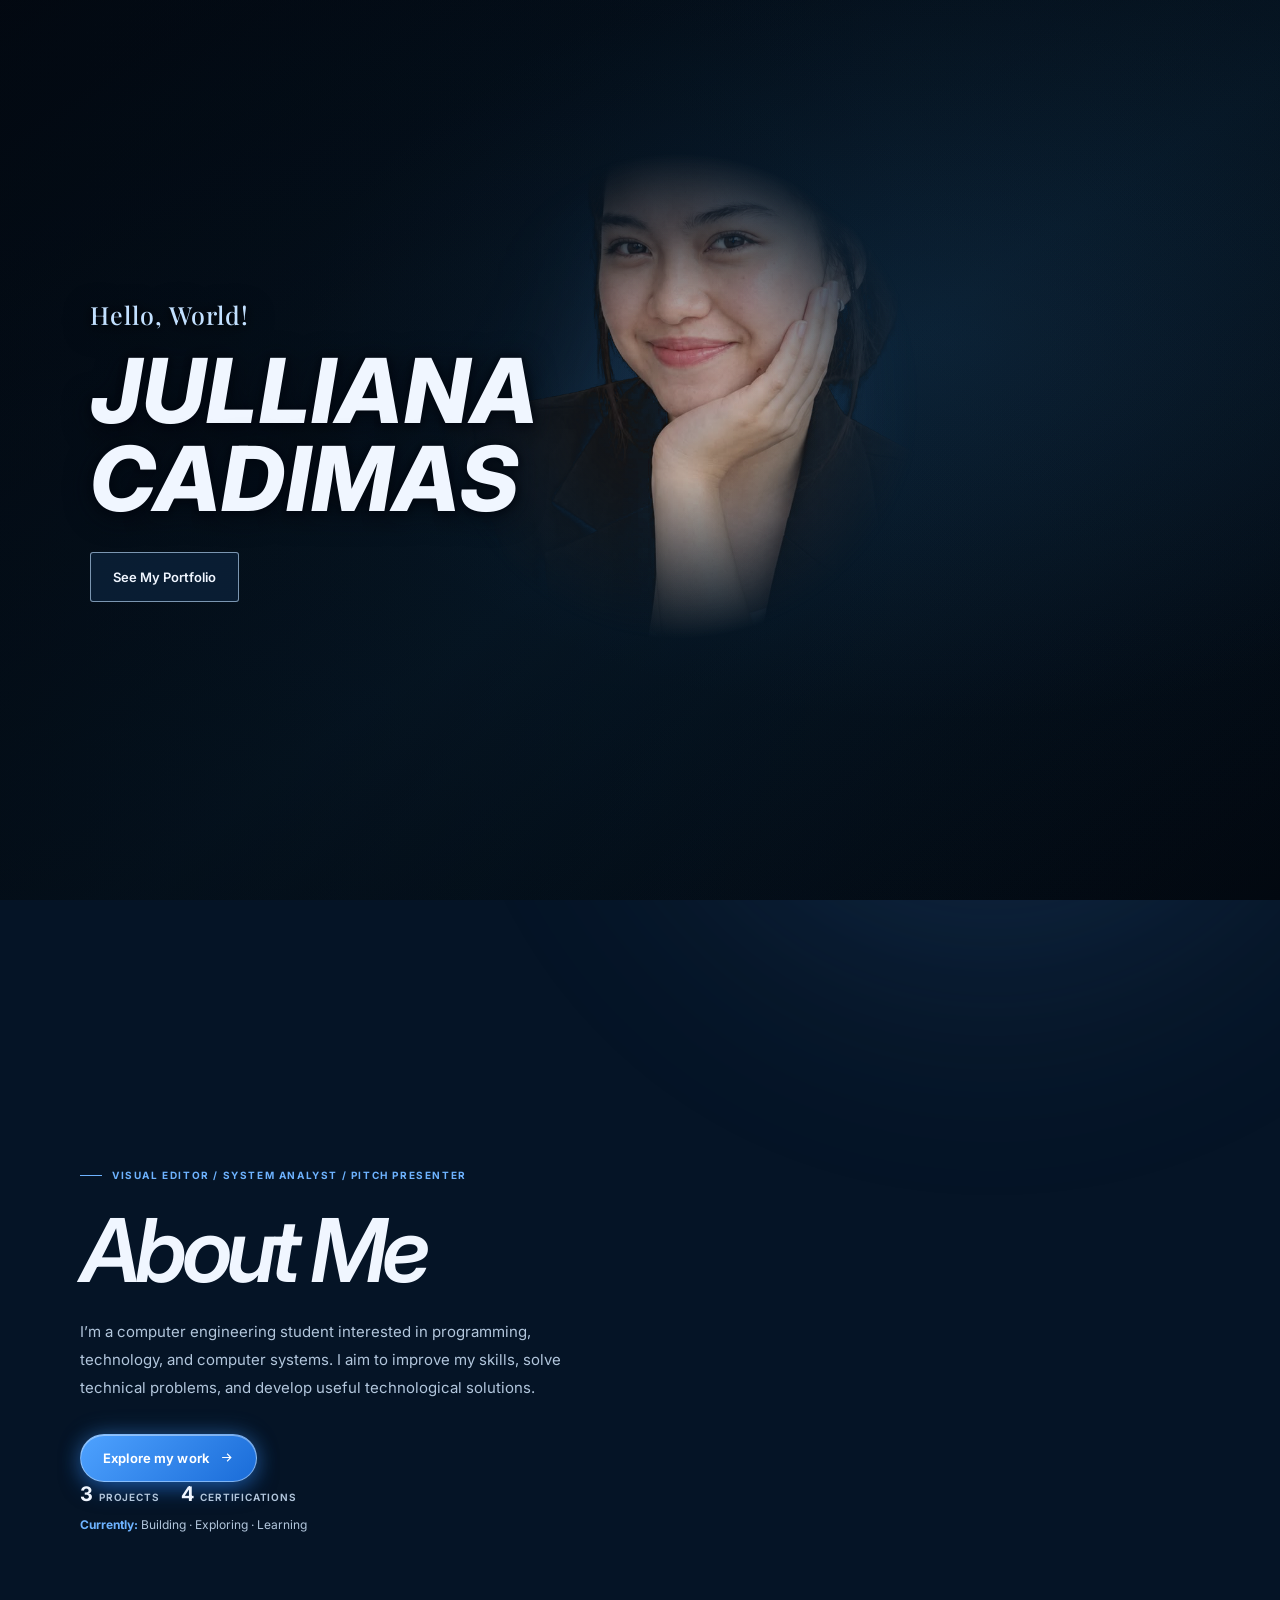
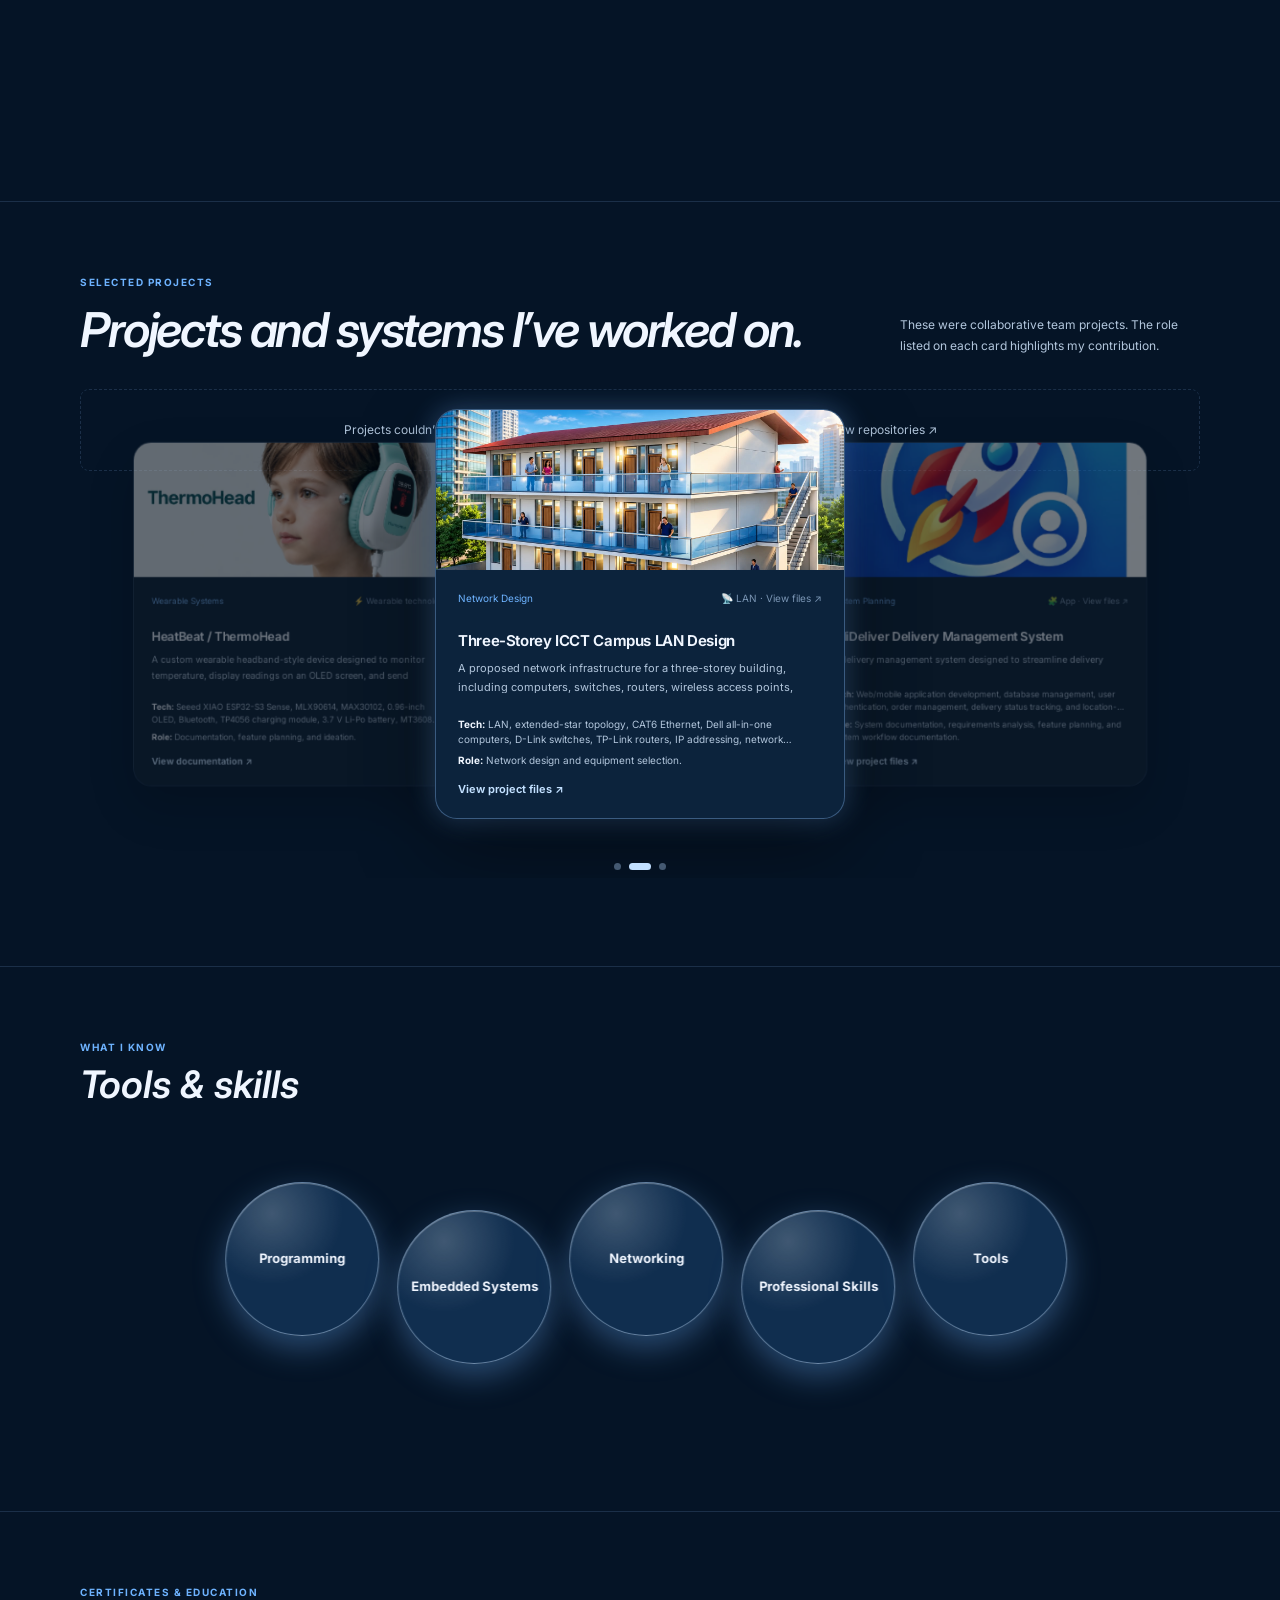
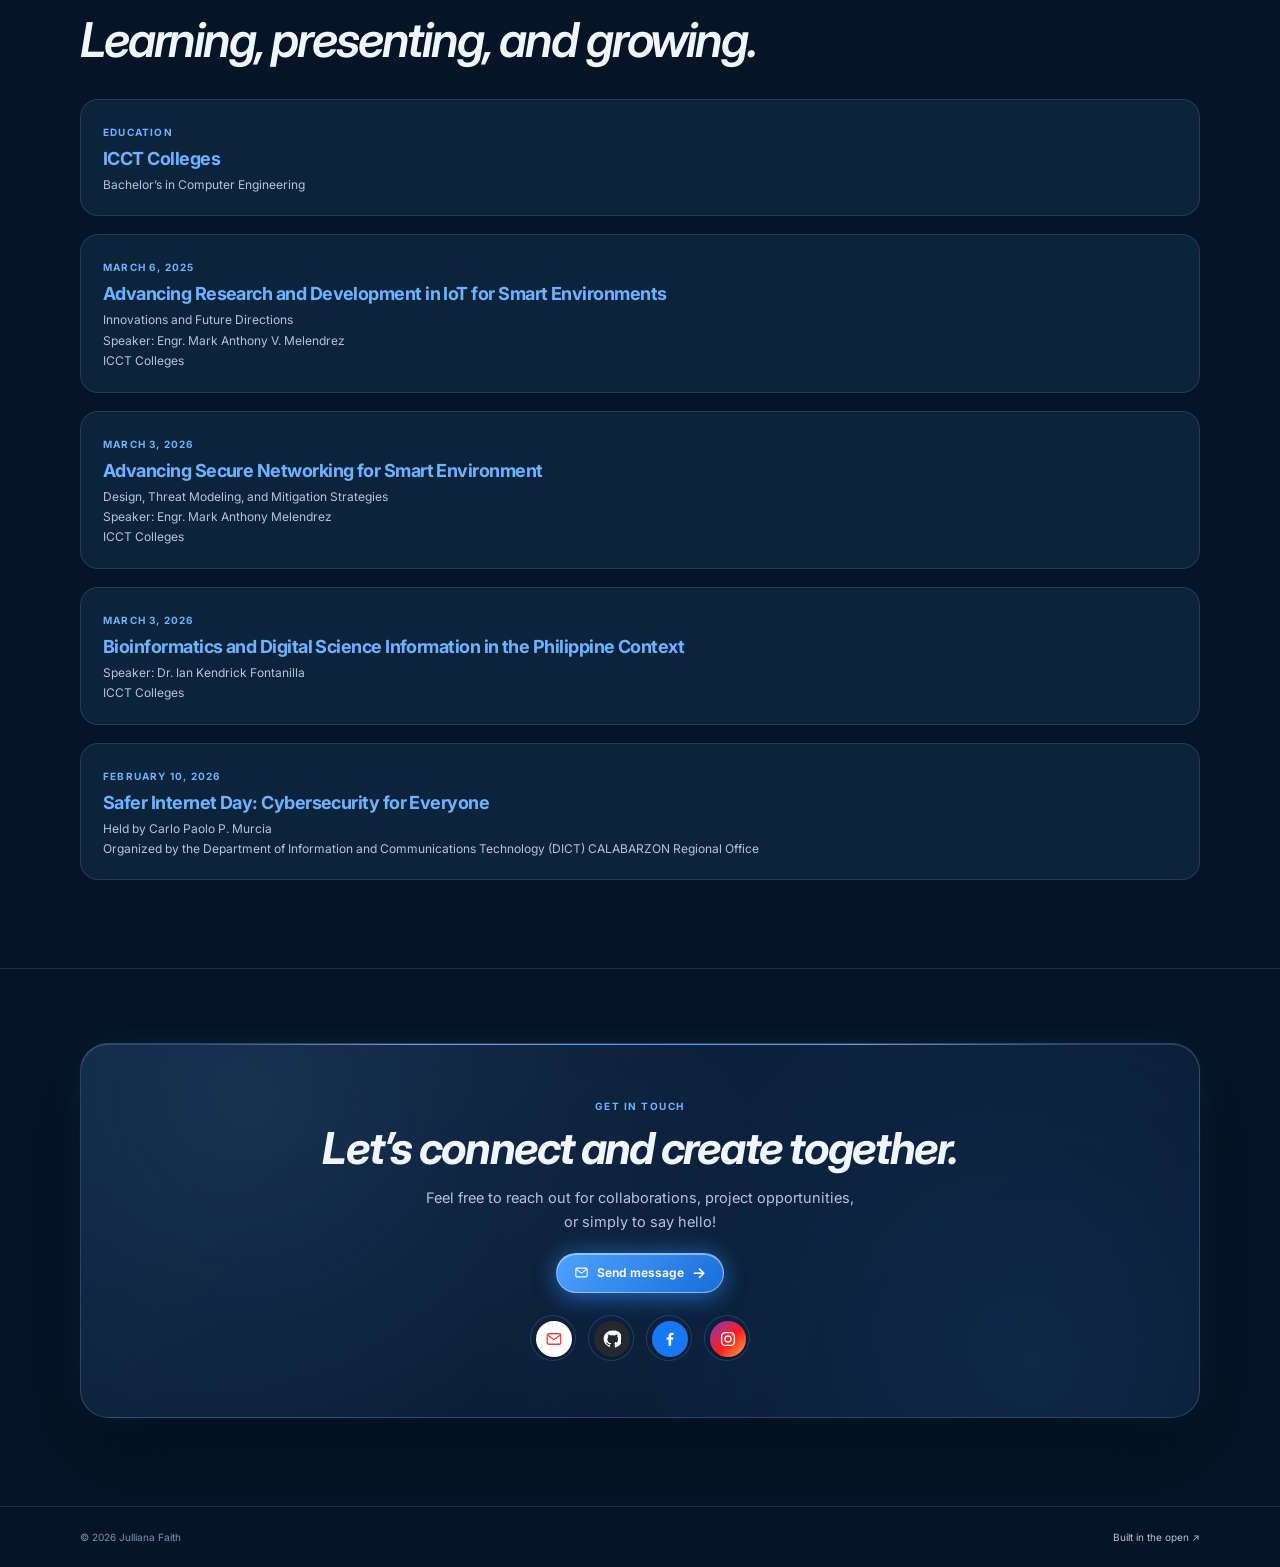
<file: index.html>
<!doctype html>
<html lang="en" data-theme="radiant-deep-sea">
  <head>
    <meta charset="utf-8" />
    <meta name="viewport" content="width=device-width, initial-scale=1" />
    <meta
      name="description"
      content="Portfolio of Juliana Faith E. Cadimas — computer engineering student, system analyst, and software developer."
    />
    <meta name="theme-color" content="#071d24" />
    <title>Julliana Faith E. Cadimas — Portfolio</title>
    <link
      rel="icon"
      type="image/svg+xml"
      href="data:image/svg+xml,%3Csvg xmlns='http://www.w3.org/2000/svg' viewBox='0 0 64 64'%3E%3Cdefs%3E%3ClinearGradient id='g' x1='0' y1='0' x2='1' y2='1'%3E%3Cstop stop-color='%23fff06a'/%3E%3Cstop offset='1' stop-color='%23ffad42'/%3E%3C/linearGradient%3E%3C/defs%3E%3Crect width='64' height='64' rx='16' fill='url(%23g)'/%3E%3Ctext x='50%25' y='53%25' dominant-baseline='middle' text-anchor='middle' font-family='Georgia,serif' font-size='29' font-weight='700' fill='%23241900'%3EJC%3C/text%3E%3C/svg%3E"
    />
    <link rel="preconnect" href="https://fonts.googleapis.com" />
    <link rel="preconnect" href="https://fonts.gstatic.com" crossorigin />
    <link
      href="https://fonts.googleapis.com/css2?family=Inter:wght@400..800&family=Playfair+Display:wght@400..800&display=swap"
      rel="stylesheet"
    />
    <link rel="stylesheet" href="style.css?v=24" />
  </head>
  <body>
    <div class="ambient-backdrop" aria-hidden="true">
      <canvas class="ambient-glitter"></canvas>
    </div>
    <section class="intro-gate" aria-label="Hello, World!" aria-labelledby="intro-gate-title">
      <img class="intro-gate-image" src="image/intro-portrait.png" alt="" aria-hidden="true" fetchpriority="high" />
      <div class="intro-gate-copy">
        <p class="intro-gate-welcome">Hello, World!</p>
        <h1 class="intro-gate-name" id="intro-gate-title">JULLIANA CADIMAS</h1>
        <a class="intro-gate-link" href="#home">See My Portfolio</a>
      </div>
    </section>
    <section class="intro-slide" id="home" aria-label="Welcome to Julia's portfolio">
      <p class="intro-signature">JULLIANA FAITH E. CADIMAS <span>·</span> PORTFOLIO 2026</p>
      <div class="intro-marquee" aria-hidden="true">
        <div class="intro-marquee-track">
          <span>J&nbsp;U&nbsp;L&nbsp;L&nbsp;I&nbsp;A&nbsp;N&nbsp;A&nbsp;&nbsp;C&nbsp;A&nbsp;D&nbsp;I&nbsp;M&nbsp;A&nbsp;S&nbsp;&nbsp;·&nbsp;&nbsp;J&nbsp;U&nbsp;L&nbsp;L&nbsp;I&nbsp;A&nbsp;N&nbsp;A&nbsp;&nbsp;C&nbsp;A&nbsp;D&nbsp;I&nbsp;M&nbsp;A&nbsp;S&nbsp;&nbsp;·&nbsp;&nbsp;</span>
          <span>J&nbsp;U&nbsp;L&nbsp;L&nbsp;I&nbsp;A&nbsp;N&nbsp;A&nbsp;&nbsp;C&nbsp;A&nbsp;D&nbsp;I&nbsp;M&nbsp;A&nbsp;S&nbsp;&nbsp;·&nbsp;&nbsp;J&nbsp;U&nbsp;L&nbsp;L&nbsp;I&nbsp;A&nbsp;N&nbsp;A&nbsp;&nbsp;C&nbsp;A&nbsp;D&nbsp;I&nbsp;M&nbsp;A&nbsp;S&nbsp;&nbsp;·&nbsp;&nbsp;</span>
        </div>
      </div>
      <img
        class="intro-portrait"
        src="image/intro-portrait.png"
        alt="Julia portrait"
        fetchpriority="high"
      />
      <a class="intro-scroll-indicator" href="#hero-profile" aria-label="Scroll to profile">
        <span class="scroll-mouse" aria-hidden="true">
          <span class="scroll-wheel"></span>
        </span>
        <span class="scroll-text">Scroll to explore</span>
        <svg class="scroll-chevron" viewBox="0 0 24 24" fill="none" stroke="currentColor" stroke-width="2" aria-hidden="true">
          <path d="m6 9 6 6 6-6"/>
        </svg>
      </a>
    </section>
    <header class="site-header">
      <nav class="nav shell" aria-label="Main navigation">
        <a class="wordmark" href="#home" aria-label="Julia home">
          <img class="wordmark-mark" src="image/profile-picture.png" alt="" />
          <span>Julia</span>
        </a>
        <div class="nav-links" aria-label="Sections">
          <a href="#home">Home</a>
          <a href="#hero-profile">About</a>
          <a href="#skills">Skills</a>
          <a href="#education">Education</a>
          <a href="#work">Projects</a>
          <a href="#contact">Contact</a>

          <a class="nav-cta" id="nav-hire" href="#contact">
            Hire me!
          </a>
          <button class="nav-theme-toggle" id="theme-toggle" type="button" aria-label="Switch to Radiant Blue Ocean Sea" title="Switch to Radiant Blue Ocean Sea">🌙</button>
        </div>
      </nav>
    </header>

    <main>
      <section class="hero shell" id="hero-profile" aria-labelledby="hero-headline">
        <div class="hero-content">
          <p class="eyebrow">visual editor / System Analyst / pitch presenter</p>
          <h1 class="hero-headline" id="hero-headline">About Me</h1>
          <p class="hero-copy" id="hero-copy">
            I’m a computer engineering student interested in programming, technology, and computer systems. I aim to improve my skills, solve technical problems, and develop useful technological solutions.
          </p>
          <div class="hero-actions">
            <a class="button button-primary" href="#work">
              Explore my work
              <svg viewBox="0 0 24 24" fill="none" stroke="currentColor" stroke-width="1.8" aria-hidden="true">
                <path d="M5 12h14m-6-6 6 6-6 6" />
              </svg>
            </a>
          </div>
          <div class="hero-highlights">
            <div class="hero-counts" aria-label="Portfolio totals">
              <span><strong id="project-count">3</strong> Projects</span>
              <span><strong id="certificate-count">4</strong> Certifications</span>
            </div>
            <p class="hero-currently"><strong>Currently:</strong> Building · Exploring · Learning</p>
          </div>
        </div>

        <div class="lanyard-rig" id="lanyard-rig" aria-label="Hanging Engineering ID Card">
          <div class="lanyard-anchor" aria-hidden="true">
            <div class="lanyard-straps-wrap">
              <div class="lanyard-strap lanyard-strap-left">
                <span class="lanyard-strap-text">ICCT ENGR</span>
              </div>
              <div class="lanyard-strap lanyard-strap-right">
                <span class="lanyard-strap-text">COMP ENGR</span>
              </div>
            </div>
            <div class="lanyard-clasp">
              <div class="lanyard-ring"></div>
              <div class="lanyard-clip"></div>
            </div>
          </div>
          <aside class="profile-card id-badge" aria-label="GitHub profile">
            <div class="id-slot" aria-hidden="true"></div>
            <div class="id-header">
              <div class="id-header-brand">
                <span class="id-chip-icon" aria-hidden="true">
                  <svg viewBox="0 0 24 24" fill="none" stroke="currentColor" stroke-width="1.8">
                    <rect x="4" y="4" width="16" height="16" rx="2"/>
                    <rect x="9" y="9" width="6" height="6"/>
                    <path d="M9 1v3M15 1v3M9 20v3M15 20v3M20 9h3M20 14h3M1 9h3M1 14h3"/>
                  </svg>
                </span>
                <div class="id-brand-text">
                  <span class="id-school">ICCT COLLEGES</span>
                  <span class="id-dept">COMPUTER ENGINEERING</span>
                </div>
              </div>
              <span class="id-status-pill">STUDENT ID</span>
            </div>
            <div class="profile-top">
              <a
                class="profile-photo-link"
                href="profile.html"
                aria-label="View Julia's profile photo larger"
              >
                <img
                  class="avatar"
                  id="profile-avatar"
                  src="image/profile-picture.png"
                  alt="Julia's profile photo"
                />
              </a>
              <h2 class="id-card-name">Julliana Cadimas</h2>
              <p class="profile-handle" id="profile-handle">@jullianafaithc-web</p>
              <span class="id-card-badge">System Analyst · Developer</span>
            </div>
            <div class="profile-facts" aria-label="GitHub profile statistics">
              <div><span class="fact-value" id="repo-count">—</span><span class="fact-label">Repos</span></div>
              <div><span class="fact-value" id="follower-count">0</span><span class="fact-label">Followers</span></div>
              <div><span class="fact-value" id="following-count">0</span><span class="fact-label">Following</span></div>
            </div>
            <div class="profile-meta">
              <div class="meta-row" id="location-row">
                <svg viewBox="0 0 24 24" fill="none" stroke="currentColor" stroke-width="1.7" aria-hidden="true">
                  <path d="M20 10c0 5-8 12-8 12S4 15 4 10a8 8 0 1 1 16 0Z" /><circle cx="12" cy="10" r="2.5" />
                </svg>
                <span id="profile-location">Morong, Rizal</span>
              </div>
              <div class="meta-row" id="website-row">
                <svg viewBox="0 0 24 24" fill="none" stroke="currentColor" stroke-width="1.7" aria-hidden="true">
                  <circle cx="12" cy="12" r="9" /><path d="M3 12h18M12 3a14 14 0 0 1 0 18m0-18a14 14 0 0 0 0 18" />
                </svg>
                <a id="profile-website" href="https://github.com/jullianafaithc-web" target="_blank" rel="noreferrer">github.com/jullianafaithc-web</a>
              </div>
              <div class="meta-row" id="company-row">
                <svg viewBox="0 0 24 24" fill="none" stroke="currentColor" stroke-width="1.7" aria-hidden="true">
                  <rect x="4" y="7" width="16" height="13" rx="1.5" /><path d="M9 7V4h6v3M8 12h8m-8 3h8" />
                </svg>
                <span id="profile-company">ICCT Colleges</span>
              </div>
            </div>
            <div class="id-footer-strip">
              <div class="id-barcode" aria-hidden="true">
                <span></span><span></span><span></span><span></span><span></span><span></span><span></span><span></span><span></span><span></span><span></span><span></span>
              </div>
              <span class="id-serial">ENGR-2026-JC</span>
            </div>
          </aside>
        </div>
      </section>

      <section class="section" id="work" aria-labelledby="work-title">
        <div class="shell">
          <div class="section-heading">
            <div>
              <p class="section-kicker">Selected projects</p>
              <h2 id="work-title">Projects and systems I’ve worked on.</h2>
            </div>
            <p class="section-note">These were collaborative team projects. The role listed on each card highlights my contribution.</p>
          </div>
          <div class="project-carousel" role="region" aria-roledescription="carousel" aria-label="Project gallery">
          <div class="project-grid" id="project-grid" aria-live="polite">
            <p class="sr-only" id="load-status" role="status"></p>
            <a
              class="project-card"
              href="certificates/heatbeat-thermohead-project-docs.pdf"
              target="_blank"
              rel="noreferrer"
              data-document-preview
              aria-label="Open HeatBeat / ThermoHead project documentation"
            >
              <img class="project-cover" src="certificates/heatbeat/project-cover.jpg" alt="ThermoHead wearable device project concept" loading="lazy" />
              <div class="project-card-content">
                <div class="project-topline">
                  <span class="project-folder">Wearable Systems</span>
                  <span class="project-stats"><span class="project-stat">⚡ Wearable technology</span></span>
                </div>
                <h3 class="project-title">HeatBeat / ThermoHead</h3>
                <p class="project-description">
                  A custom wearable headband-style device designed to monitor temperature, display readings on an OLED screen, and send Bluetooth fever alerts to a connected phone.
                </p>
                <div class="project-meta">
                  <span><strong>Tech:</strong> Seeed XIAO ESP32-S3 Sense, MLX90614, MAX30102, 0.96-inch OLED, Bluetooth, TP4056 charging module, 3.7 V Li-Po battery, MT3608 boost converter.</span>
                  <span><strong>Role:</strong> Documentation, feature planning, and ideation.</span>
                </div>
                <span class="lan-project-open">View documentation ↗</span>
              </div>
            </a>

            <article
              class="project-card lan-project-card"
              role="button"
              data-lan-preview
              tabindex="0"
              aria-haspopup="dialog"
              aria-label="View images and documents for Three-Storey ICCT Campus LAN Design"
            >
              <img class="project-cover" src="certificates/campus-lan/project-cover.jpg" alt="Campus LAN design project cover" loading="lazy" />
              <div class="project-card-content">
                <div class="project-topline">
                  <span class="project-folder">Network Design</span>
                  <span class="project-stats"><span class="project-stat">📡 LAN · View files ↗</span></span>
                </div>
                <h3 class="project-title">Three-Storey ICCT Campus LAN Design</h3>
                <p class="project-description">
                  A proposed network infrastructure for a three-storey building, including computers, switches, routers, wireless access points, structured cabling, and a ground-floor server room.
                </p>
                <div class="project-meta">
                  <span><strong>Tech:</strong> LAN, extended-star topology, CAT6 Ethernet, Dell all-in-one computers, D-Link switches, TP-Link routers, IP addressing, network planning.</span>
                  <span><strong>Role:</strong> Network design and equipment selection.</span>
                </div>
                <span class="lan-project-open">View project files ↗</span>
              </div>
            </article>

            <a
              class="project-card edideliver-project-card"
              href="#edideliver-project-dialog"
              data-edideliver-preview
              aria-haspopup="dialog"
              aria-label="View the EdiDeliver app, project archive, and final report"
            >
              <img class="project-cover" src="certificates/edideliver/project-cover.jpg" alt="EdiDeliver app icon project cover" loading="lazy" />
              <div class="project-card-content">
                <div class="project-topline">
                  <span class="project-folder">System Planning</span>
                  <span class="project-stats"><span class="project-stat">🧩 App · View files ↗</span></span>
                </div>
                <h3 class="project-title">EdiDeliver Delivery Management System</h3>
                <p class="project-description">
                  A delivery management system designed to streamline delivery operations, order tracking, and coordination between customers, delivery riders, and administrators.
                </p>
                <div class="project-meta">
                  <span><strong>Tech:</strong> Web/mobile application development, database management, user authentication, order management, delivery status tracking, and location-based services.</span>
                  <span><strong>Role:</strong> System documentation, requirements analysis, feature planning, and system workflow documentation.</span>
                </div>
                <span class="lan-project-open">View project files ↗</span>
              </div>
            </a>
          </div>
            <div class="project-carousel-controls">
              <div class="project-carousel-pagination" role="group" aria-label="Choose a project"></div>
            </div>
          </div>
          <dialog class="project-document-dialog" id="project-document-dialog" aria-labelledby="project-document-title">
            <div class="project-document-header">
              <h2 id="project-document-title">HeatBeat / ThermoHead Documentation</h2>
              <button class="project-document-close" type="button" aria-label="Close project files">×</button>
            </div>
            <div class="project-document-content">
              <section class="project-photo-gallery" aria-labelledby="project-photo-title">
                <h3 id="project-photo-title">Project photos</h3>
                <div class="project-photo-grid">
                  <figure>
                    <a href="certificates/heatbeat/heatbeat-project-photo.jpg" target="_blank" rel="noreferrer">
                      <img src="certificates/heatbeat/heatbeat-project-photo.jpg" alt="ThermoHead concept showing the wearable device, sensors, OLED display, and phone alert" loading="lazy" />
                    </a>
                    <figcaption>ThermoHead concept and features</figcaption>
                  </figure>
                  <figure>
                    <a href="certificates/heatbeat/heatbeat-team-photo.jpg" target="_blank" rel="noreferrer">
                      <img src="certificates/heatbeat/heatbeat-team-photo.jpg" alt="HeatBeat project team" loading="lazy" />
                    </a>
                    <figcaption>Project team</figcaption>
                  </figure>
                  <figure>
                    <a href="certificates/heatbeat/heatbeat-prototype.jpg" target="_blank" rel="noreferrer">
                      <img src="certificates/heatbeat/heatbeat-prototype.jpg" alt="HeatBeat prototype with its OLED display and connected components" loading="lazy" />
                    </a>
                    <figcaption>HeatBeat prototype</figcaption>
                  </figure>
                  <figure>
                    <a href="certificates/heatbeat/heatbeat-schematic.jpg" target="_blank" rel="noreferrer">
                      <img src="certificates/heatbeat/heatbeat-schematic.jpg" alt="Seeed XIAO schematic diagram with power, sensors, outputs, and display connections" loading="lazy" />
                    </a>
                    <figcaption>Seeed XIAO schematic</figcaption>
                  </figure>
                </div>
              </section>
              <section class="lan-project-documents" aria-labelledby="project-documents-title">
                <h3 id="project-documents-title">Project documents</h3>
                <ul class="lan-document-list">
                  <li>
                    <a href="certificates/heatbeat-thermohead-project-docs.pdf" target="_blank" rel="noreferrer">
                      Open project documentation <span>Open PDF ↗</span>
                    </a>
                  </li>
                  <li>
                    <a href="certificates/heatbeat-thermohead-project-docs.pdf" download>
                      Download project documentation <span>Download PDF ↓</span>
                    </a>
                  </li>
                </ul>
              </section>
            </div>
          </dialog>
          <dialog class="project-document-dialog lan-project-dialog" id="lan-project-dialog" aria-labelledby="lan-project-title">
            <div class="project-document-header">
              <h2 id="lan-project-title">Three-Storey ICCT Campus LAN Design</h2>
              <button class="project-document-close lan-document-close" type="button" aria-label="Close LAN project files">×</button>
            </div>
            <div class="project-document-content">
              <section class="project-photo-gallery" aria-labelledby="lan-project-images-title">
                <h3 id="lan-project-images-title">Project images</h3>
                <div class="project-photo-grid">
                  <figure>
                    <a href="certificates/campus-lan/1a363390-33e4-4c97-88b5-f3d315caa53b.webp" target="_blank" rel="noreferrer">
                      <img src="certificates/campus-lan/1a363390-33e4-4c97-88b5-f3d315caa53b.webp" alt="Campus LAN project image 1" loading="lazy" />
                    </a>
                    <figcaption>Campus LAN project image 1</figcaption>
                  </figure>
                  <figure>
                    <a href="certificates/campus-lan/2lan.webp" target="_blank" rel="noreferrer">
                      <img src="certificates/campus-lan/2lan.webp" alt="Campus LAN project image 2" loading="lazy" />
                    </a>
                    <figcaption>Campus LAN project image 2</figcaption>
                  </figure>
                  <figure>
                    <a href="certificates/campus-lan/2.2lan.webp" target="_blank" rel="noreferrer">
                      <img src="certificates/campus-lan/2.2lan.webp" alt="Campus LAN project image 3" loading="lazy" />
                    </a>
                    <figcaption>Campus LAN project image 3</figcaption>
                  </figure>
                  <figure>
                    <a href="certificates/campus-lan/3lan.webp" target="_blank" rel="noreferrer">
                      <img src="certificates/campus-lan/3lan.webp" alt="Campus LAN project image 4" loading="lazy" />
                    </a>
                    <figcaption>Campus LAN project image 4</figcaption>
                  </figure>
                  <figure>
                    <a href="certificates/campus-lan/4lan.webp" target="_blank" rel="noreferrer">
                      <img src="certificates/campus-lan/4lan.webp" alt="Campus LAN project image 5" loading="lazy" />
                    </a>
                    <figcaption>Campus LAN project image 5</figcaption>
                  </figure>
                  <figure>
                    <a href="certificates/campus-lan/5lan.webp" target="_blank" rel="noreferrer">
                      <img src="certificates/campus-lan/5lan.webp" alt="Campus LAN project image 6" loading="lazy" />
                    </a>
                    <figcaption>Campus LAN project image 6</figcaption>
                  </figure>
                  <figure>
                    <a href="certificates/campus-lan/6lan.webp" target="_blank" rel="noreferrer">
                      <img src="certificates/campus-lan/6lan.webp" alt="Campus LAN project image 7" loading="lazy" />
                    </a>
                    <figcaption>Campus LAN project image 7</figcaption>
                  </figure>
                  <figure>
                    <a href="certificates/campus-lan/7lan.webp" target="_blank" rel="noreferrer">
                      <img src="certificates/campus-lan/7lan.webp" alt="Campus LAN project image 8" loading="lazy" />
                    </a>
                    <figcaption>Campus LAN project image 8</figcaption>
                  </figure>
                </div>
              </section>
              <section class="lan-project-documents" aria-labelledby="lan-project-documents-title">
                <h3 id="lan-project-documents-title">Project documents</h3>
                <ul class="lan-document-list">
                  <li><a href="certificates/campus-lan/LAN_chapter-12.docx" target="_blank" rel="noreferrer" download>LAN_chapter-12.docx <span>Open / download ↗</span></a></li>
                  <li><a href="certificates/campus-lan/LAN_chapter-3.docx" target="_blank" rel="noreferrer" download>LAN_chapter-3.docx <span>Open / download ↗</span></a></li>
                  <li><a href="certificates/campus-lan/LAN_chapter-45.docx" target="_blank" rel="noreferrer" download>LAN_chapter-45.docx <span>Open / download ↗</span></a></li>
                  <li><a href="certificates/campus-lan/revision-4.0-4.1-chapter-5.docx" target="_blank" rel="noreferrer" download>revision-4.0-4.1-chapter-5.docx <span>Open / download ↗</span></a></li>
                  <li><a href="certificates/campus-lan/CHAPTER-6-Safety.pdf" target="_blank" rel="noreferrer">CHAPTER-6-Safety.pdf <span>Open PDF ↗</span></a></li>
                  <li><a href="certificates/campus-lan/Chapter-7.docx" target="_blank" rel="noreferrer" download>Chapter-7.docx <span>Open / download ↗</span></a></li>
                </ul>
              </section>
            </div>
          </dialog>
          <dialog class="project-document-dialog edideliver-project-dialog" id="edideliver-project-dialog" aria-labelledby="edideliver-project-title">
            <div class="project-document-header">
              <h2 id="edideliver-project-title">EdiDeliver Delivery Management System</h2>
              <button class="project-document-close edideliver-document-close" type="button" aria-label="Close EdiDeliver project files">×</button>
            </div>
            <div class="project-document-content">
              <section class="lan-project-documents" aria-labelledby="edideliver-preview-title">
                <h3 id="edideliver-preview-title">Application pages</h3>
                <p class="edideliver-project-note">Open the customer booking page or browse the included account and operations pages.</p>
                <ul class="lan-document-list">
                  <li><a href="certificates/edideliver/app/index.html" target="_blank" rel="noreferrer">Customer booking app <span>Launch ↗</span></a></li>
                  <li><a href="certificates/edideliver/app/login.html" target="_blank" rel="noreferrer">Login page <span>Open ↗</span></a></li>
                  <li><a href="certificates/edideliver/app/signup.html" target="_blank" rel="noreferrer">Sign-up page <span>Open ↗</span></a></li>
                  <li><a href="certificates/edideliver/app/driver.html" target="_blank" rel="noreferrer">Driver page <span>Open ↗</span></a></li>
                  <li><a href="certificates/edideliver/app/admin.html" target="_blank" rel="noreferrer">Admin page <span>Open ↗</span></a></li>
                  <li><a href="certificates/edideliver/app/forgot_password.html" target="_blank" rel="noreferrer">Password recovery page <span>Open ↗</span></a></li>
                </ul>
              </section>
              <section class="lan-project-documents" aria-labelledby="edideliver-downloads-title">
                <h3 id="edideliver-downloads-title">Project files</h3>
                <ul class="lan-document-list">
                  <li><a href="certificates/edideliver/EDIDELIVER.zip" download>EDIDELIVER.zip <span>Download ↗</span></a></li>
                  <li><a href="certificates/edideliver/FINAL.docx" download>FINAL.docx <span>Download ↗</span></a></li>
                </ul>
              </section>
            </div>
          </dialog>
        </div>
      </section>

      <section class="section" id="about" aria-labelledby="what-i-know-title">
        <div class="shell skill-showcase" id="skills">
          <p class="section-kicker">What I know</p>
          <h2 class="stack-title" id="what-i-know-title">Tools &amp; skills</h2>
          <div class="skill-liquid-field">
            <div class="skill-scroll-layer">
              <div class="skill-orb-list" role="group" aria-label="Skill categories">
                <button class="skill-orb" type="button" aria-expanded="false" data-title="Programming" data-skills="C++|Java|JavaScript|HTML|CSS">Programming</button>
                <button class="skill-orb" type="button" aria-expanded="false" data-title="Embedded Systems" data-skills="Microcontrollers|Sensors|Hardware integration">Embedded Systems</button>
                <button class="skill-orb" type="button" aria-expanded="false" data-title="Networking" data-skills="Basic networking|Cisco configuration|VLAN|Routing">Networking</button>
                <button class="skill-orb" type="button" aria-expanded="false" data-title="Professional Skills" data-skills="Problem solving|Teamwork|Communication|AI prompting|Video editing|Graphic design">Professional Skills</button>
                <button class="skill-orb" type="button" aria-expanded="false" data-title="Tools" data-skills="Canva|CapCut|VS Code|AutoCAD|ChatGPT|Claude|Gemini|Copilot">Tools</button>
              </div>
              <div class="skill-detail" id="skill-detail" aria-labelledby="skill-detail-title" hidden>
                <h3 class="skill-detail-title" id="skill-detail-title"></h3>
                <div class="skill-bubbles" aria-label="Skills in this category"></div>
                <button class="skill-reset" type="button">All skills</button>
              </div>
            </div>
          </div>
        </div>
      </section>

      <section class="section" id="education" aria-labelledby="experience-title">
        <div class="shell">
          <div class="section-heading">
            <div>
              <p class="section-kicker">Certificates &amp; education</p>
              <h2 id="experience-title">Learning, presenting, and growing.</h2>
            </div>
          </div>
          <div class="timeline">
            <div class="timeline-item">
              <span class="timeline-date">Education</span>
              <h3><a href="https://www.facebook.com/IM4ICCT/reels_tab" target="_blank" rel="noreferrer">ICCT Colleges</a></h3>
              <p>Bachelor’s in Computer Engineering</p>
            </div>
            <div class="timeline-item certificate-entry">
              <span class="timeline-date">March 6, 2025</span>
              <h3><a href="certificates/advancing%20research.pdf" target="_blank" rel="noreferrer">Advancing Research and Development in IoT for Smart Environments</a></h3>
              <p>Innovations and Future Directions</p>
              <p>Speaker: Engr. Mark Anthony V. Melendrez</p>
              <p>ICCT Colleges</p>
            </div>
            <div class="timeline-item certificate-entry">
              <span class="timeline-date">March 3, 2026</span>
              <h3><a href="certificates/advancing%20secure%20networking.pdf" target="_blank" rel="noreferrer">Advancing Secure Networking for Smart Environment</a></h3>
              <p>Design, Threat Modeling, and Mitigation Strategies</p>
              <p>Speaker: Engr. Mark Anthony Melendrez</p>
              <p>ICCT Colleges</p>
            </div>
            <div class="timeline-item certificate-entry">
              <span class="timeline-date">March 3, 2026</span>
              <h3><a href="certificates/bioinformatics.pdf" target="_blank" rel="noreferrer">Bioinformatics and Digital Science Information in the Philippine Context</a></h3>
              <p>Speaker: Dr. Ian Kendrick Fontanilla</p>
              <p>ICCT Colleges</p>
            </div>
            <div class="timeline-item certificate-entry">
              <span class="timeline-date">February 10, 2026</span>
              <h3><a href="certificates/safer%20internet%20day.pdf" target="_blank" rel="noreferrer">Safer Internet Day: Cybersecurity for Everyone</a></h3>
              <p>Held by Carlo Paolo P. Murcia</p>
              <p>Organized by the Department of Information and Communications Technology (DICT) CALABARZON Regional Office</p>
            </div>
          </div>
        </div>
      </section>

      <section class="section" id="contact" aria-labelledby="contact-title">
        <div class="shell">
          <div class="contact-showcase">
            <div class="contact-header">
              <p class="section-kicker">Get in touch</p>
              <h2 id="contact-title">Let’s connect and create together.</h2>
              <p class="contact-subtitle">
                Feel free to reach out for collaborations, project opportunities, or simply to say hello!
              </p>
              <a class="contact-message-link glow-button" href="mailto:jullianafaithc@gmail.com">
                <svg viewBox="0 0 24 24" fill="none" stroke="currentColor" stroke-width="1.8" aria-hidden="true">
                  <rect x="3" y="5" width="18" height="14" rx="2" />
                  <path d="m4 7 8 6 8-6" />
                </svg>
                <span>Send message</span>
                <span class="glow-arrow" aria-hidden="true">→</span>
              </a>
            </div>
            <div class="contact-grid">
              <a class="contact-social-card contact-logo-link" href="mailto:jullianafaithc@gmail.com" aria-label="Email Julia">
                <span class="contact-app-icon contact-app-email" aria-hidden="true">
                  <svg viewBox="0 0 24 24" fill="none" stroke="currentColor" stroke-width="1.8">
                    <rect x="3" y="5" width="18" height="14" rx="2" />
                    <path d="m4 7 8 6 8-6" />
                  </svg>
                </span>
              </a>
              <a class="contact-social-card contact-logo-link" href="https://github.com/jullianafaithc-web" target="_blank" rel="noreferrer" aria-label="Open Julia's GitHub profile">
                <span class="contact-app-icon contact-app-github" aria-hidden="true">
                  <svg viewBox="0 0 24 24" fill="currentColor">
                    <path d="M12 .8a11.2 11.2 0 0 0-3.54 21.82c.56.1.77-.24.77-.54v-2.1c-3.14.68-3.8-1.33-3.8-1.33-.51-1.3-1.25-1.65-1.25-1.65-1.02-.7.08-.69.08-.69 1.13.08 1.73 1.16 1.73 1.16 1 .1.75 2.37 4.3 1.69.1-.73.4-1.23.72-1.51-2.5-.28-5.14-1.25-5.14-5.57 0-1.23.44-2.23 1.16-3.02-.12-.28-.5-1.43.11-2.98 0 0 .95-.3 3.08 1.15a10.7 10.7 0 0 1 5.6 0c2.13-1.45 3.07-1.15 3.07-1.15.61 1.55.23 2.7.12 2.98.72.79 1.15 1.8 1.15 3.02 0 4.33-2.64 5.29-5.15 5.56.41.36.77 1.04.77 2.1v3.11c0 .3.2.65.78.54A11.2 11.2 0 0 0 12 .8Z" />
                  </svg>
                </span>
              </a>
              <a class="contact-social-card contact-logo-link" href="https://www.facebook.com/share/19FqjpWq51/" target="_blank" rel="noreferrer" aria-label="Open Julia's Facebook profile">
                <span class="contact-app-icon contact-app-facebook" aria-hidden="true">
                  <svg viewBox="0 0 24 24" fill="currentColor">
                    <path d="M13.5 21v-8h2.7l.4-3h-3.1V8.1c0-.9.3-1.5 1.6-1.5h1.7V3.9c-.3 0-1.3-.1-2.5-.1-2.5 0-4.2 1.5-4.2 4.3V10H7.3v3h2.8v8h3.4Z" />
                  </svg>
                </span>
              </a>
              <a class="contact-social-card contact-logo-link" href="https://www.instagram.com/archived.yn?mdxt=MTQyaDQwbmE0NDBxdQ==" target="_blank" rel="noreferrer" aria-label="Open Julia's Instagram profile">
                <span class="contact-app-icon contact-app-instagram" aria-hidden="true">
                  <svg viewBox="0 0 24 24" fill="none" stroke="currentColor" stroke-width="1.8">
                    <rect x="3.5" y="3.5" width="17" height="17" rx="5" />
                    <circle cx="12" cy="12" r="4" />
                    <circle cx="17.6" cy="6.7" r="0.8" fill="currentColor" stroke="none" />
                  </svg>
                </span>
              </a>
            </div>
          </div>
        </div>
      </section>
    </main>

    <footer class="site-footer">
      <div class="shell footer-inner">
        <span>© <span id="current-year"></span> Julliana Faith</span>
        <a class="footer-link" id="footer-github" href="https://github.com/jullianafaithc-web" target="_blank" rel="noreferrer">Built in the open ↗</a>
      </div>
    </footer>

    <script src="script.js?v=23"></script>
  </body>
</html>
</file>
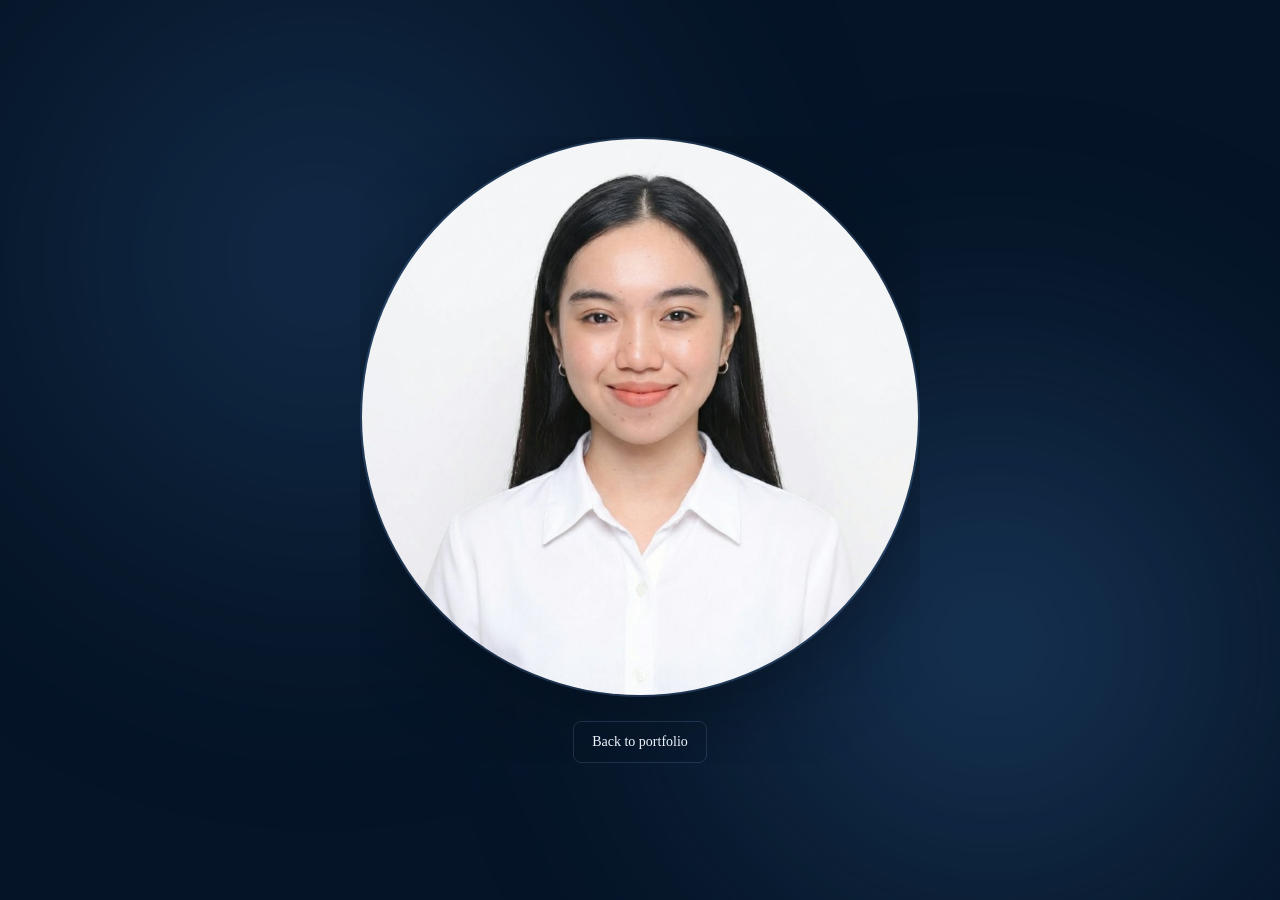
<file: profile.html>
<!doctype html>
<html lang="en">
  <head>
    <meta charset="utf-8" />
    <meta name="viewport" content="width=device-width, initial-scale=1" />
    <meta name="theme-color" content="#071d24" />
    <title>Julia — Profile Photo</title>
    <link rel="stylesheet" href="style.css" />
    <style>
      .photo-view-page {
        display: grid;
        min-height: 100vh;
        place-items: center;
        padding: 32px 20px;
        text-align: center;
      }

      .photo-view-content {
        display: grid;
        justify-items: center;
        gap: 24px;
      }

      .profile-photo-large {
        display: block;
        width: min(72vw, 560px);
        aspect-ratio: 1;
        border: 2px solid var(--line);
        border-radius: 50%;
        box-shadow: 0 24px 80px rgb(0 8 14 / 38%);
        object-fit: cover;
      }

      .photo-view-back {
        padding: 12px 18px;
        border: 1px solid var(--line);
        border-radius: 8px;
        color: var(--text);
        font-family: "Playfair Display", Georgia, serif;
        font-size: 14px;
      }

      .photo-view-back:hover,
      .photo-view-back:focus-visible {
        border-color: var(--accent);
      }
    </style>
  </head>
  <body class="photo-view-page">
    <main class="photo-view-content">
      <img
        class="profile-photo-large"
        src="image/profile-picture.png"
        alt="Julia's profile photo"
      />
      <a class="photo-view-back" href="index.html#home">Back to portfolio</a>
    </main>
  </body>
</html>
</file>
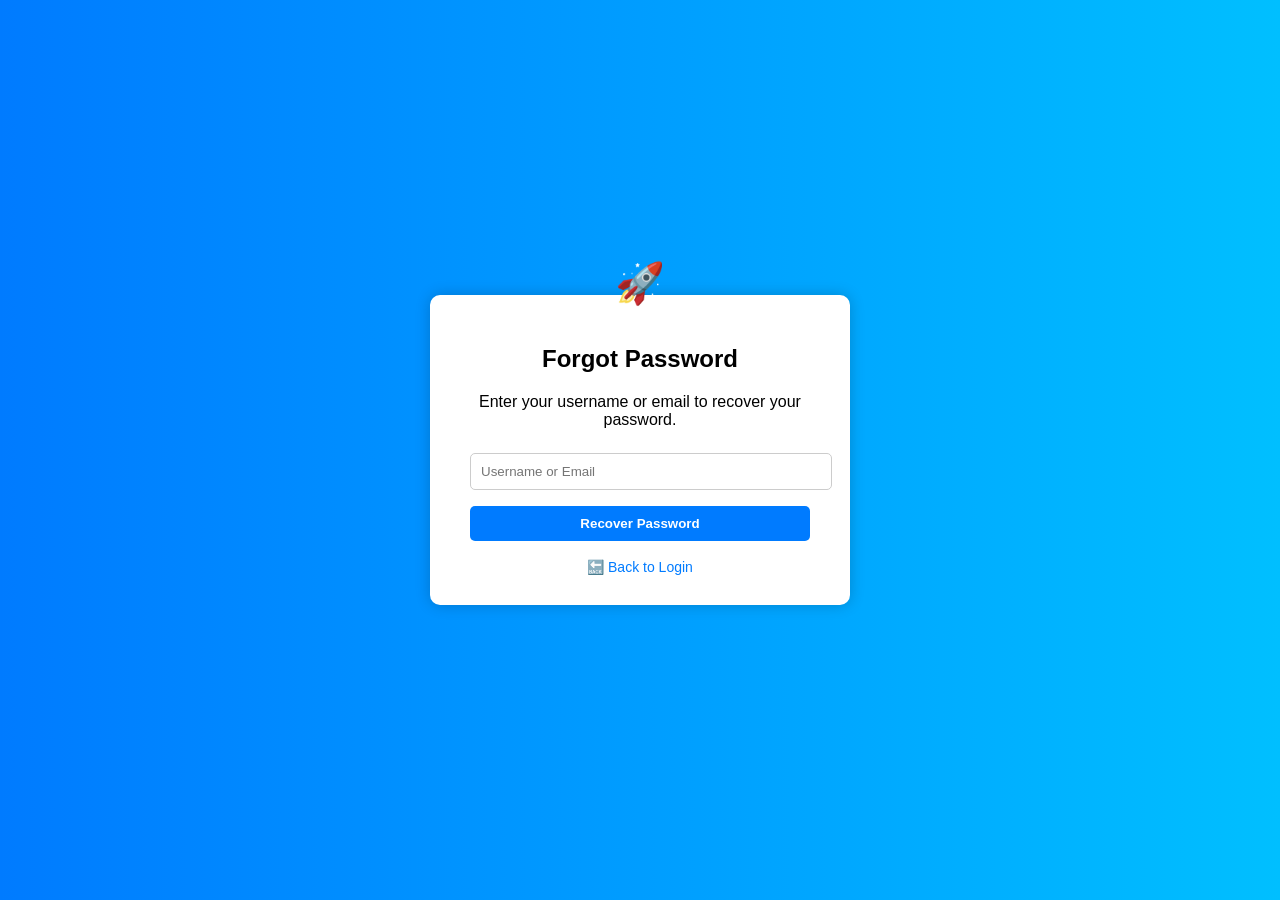
<file: certificates/edideliver/app/forgot_password.html>
<!DOCTYPE html>
<html lang="en">
<head>
  <meta charset="UTF-8" />
  <meta name="viewport" content="width=device-width, initial-scale=1.0" />
  <title>EdiDeliver – Forgot Password</title>
  <style>
    body {
      font-family: Arial, sans-serif;
      background: linear-gradient(to right, #007bff, #00bfff);
      display: flex;
      justify-content: center;
      align-items: center;
      height: 100vh;
      margin: 0;
    }
    .forgot-box {
      background: white;
      padding: 30px 40px;
      border-radius: 10px;
      box-shadow: 0 0 15px rgba(0, 0, 0, 0.2);
      width: 340px;
      text-align: center;
      position: relative;
    }
    h2 {
      margin-bottom: 20px;
    }
    input, button {
      width: 100%;
      padding: 10px;
      margin: 8px 0;
      border: 1px solid #ccc;
      border-radius: 5px;
    }
    button {
      background: #007bff;
      color: white;
      border: none;
      font-weight: bold;
      cursor: pointer;
      transition: 0.3s;
    }
    button:hover {
      background: #0056b3;
    }
    .back-link {
      display: block;
      margin-top: 10px;
      font-size: 14px;
      color: #007bff;
      text-decoration: none;
    }
    .back-link:hover {
      text-decoration: underline;
    }
    .rocket {
      font-size: 40px;
      position: absolute;
      top: -35px;
      left: 50%;
      transform: translateX(-50%);
    }
  </style>
</head>
<body>
  <div class="forgot-box">
    <div class="rocket">🚀</div>
    <h2>Forgot Password</h2>
    <p>Enter your username or email to recover your password.</p>

    <input type="text" id="userInput" placeholder="Username or Email" />
    <button onclick="recover()">Recover Password</button>

    <a href="login.html" class="back-link">🔙 Back to Login</a>
  </div>

  <script>
    function recover() {
      const input = document.getElementById("userInput").value.trim();
      if (!input) {
        alert("⚠️ Please enter your username or email.");
        return;
      }

      const users = JSON.parse(localStorage.getItem("users")) || [];
      const found = users.find(
        u => u.username === input || u.email === input
      );

      if (found) {
        alert(`🔑 Your password for ${found.username} is: ${found.password}`);
      } else {
        alert("❌ No account found with that username or email.");
      }
    }
  </script>
</body>
</html>
</file>
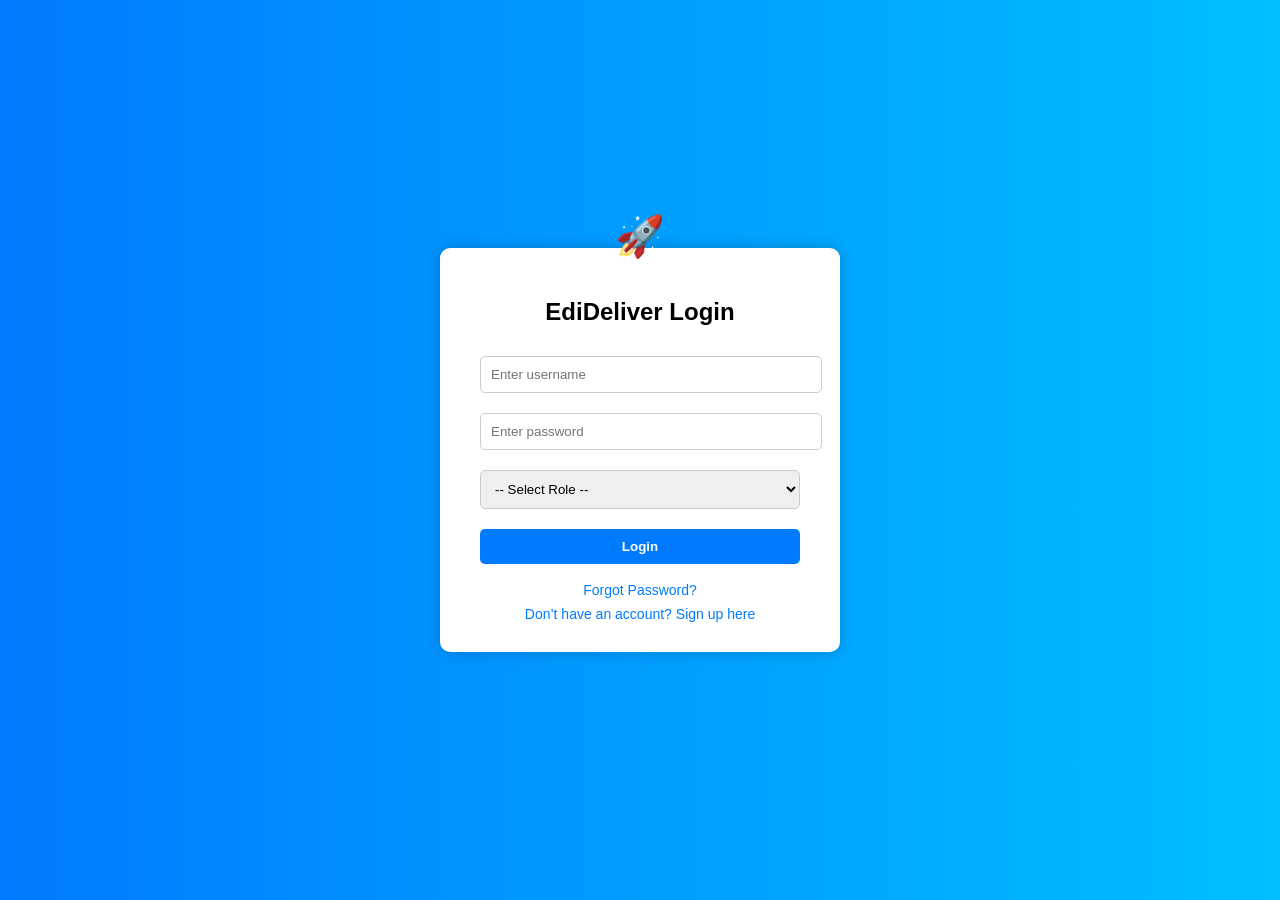
<file: certificates/edideliver/app/login.html>
<!DOCTYPE html>
<html lang="en">
<head>
  <meta charset="UTF-8" />
  <meta name="viewport" content="width=device-width, initial-scale=1.0" />
  <title>EdiDeliver – Login</title>
  <style>
    body {
      font-family: Arial, sans-serif;
      background: linear-gradient(to right, #007bff, #00bfff);
      display: flex;
      justify-content: center;
      align-items: center;
      height: 100vh;
      margin: 0;
    }
    .login-box {
      background: white;
      padding: 30px 40px;
      border-radius: 10px;
      box-shadow: 0 0 15px rgba(0, 0, 0, 0.2);
      width: 320px;
      text-align: center;
      position: relative;
    }
    h2 {
      margin-bottom: 20px;
    }
    input, select, button {
      width: 100%;
      padding: 10px;
      margin: 10px 0;
      border: 1px solid #ccc;
      border-radius: 5px;
    }
    button {
      background: #007bff;
      color: white;
      border: none;
      font-weight: bold;
      cursor: pointer;
      transition: 0.3s;
    }
    button:hover {
      background: #0056b3;
    }
    .forgot, .signup {
      display: block;
      margin-top: 8px;
      font-size: 14px;
      color: #007bff;
      cursor: pointer;
      text-decoration: none;
    }
    .forgot:hover, .signup:hover {
      text-decoration: underline;
    }
    .rocket {
      font-size: 40px;
      position: absolute;
      top: -35px;
      left: 50%;
      transform: translateX(-50%);
    }
  </style>
</head>
<body>
  <div class="login-box">
    <div class="rocket">🚀</div>
    <h2>EdiDeliver Login</h2>

    <input type="text" id="username" placeholder="Enter username" />
    <input type="password" id="password" placeholder="Enter password" />

    <select id="role">
      <option value="">-- Select Role --</option>
      <option value="customer">Customer</option>
      <option value="driver">Driver</option>
      <option value="admin">Admin</option>
    </select>

    <button onclick="login()">Login</button>
    <a href="#" class="forgot" onclick="forgotPassword()">Forgot Password?</a>
    <a href="signup.html" class="signup">Don’t have an account? Sign up here</a>
  </div>

  <script>
    // Fetch users or defaults
    const storedUsers = JSON.parse(localStorage.getItem("users")) || [
      { username: "juan", password: "1234", role: "customer" },
      { username: "pedro", password: "abcd", role: "driver" },
      { username: "admin", password: "admin123", role: "admin" }
    ];

    function login() {
      const uname = document.getElementById("username").value.trim();
      const pass = document.getElementById("password").value.trim();
      const role = document.getElementById("role").value;

      if (!uname || !pass || !role) {
        alert("⚠️ Please complete all fields.");
        return;
      }

      const found = storedUsers.find(
        u => u.username === uname && u.password === pass && u.role === role
      );

      if (!found) {
        alert("❌ Invalid credentials. Try again.");
        return;
      }

      localStorage.setItem("loggedUser", JSON.stringify(found));
      alert(`✅ Welcome ${found.username}!`);

      if (role === "customer") window.location.href = "index.html";
      if (role === "driver") window.location.href = "driver.html";
      if (role === "admin") window.location.href = "admin.html";
    }

    function forgotPassword() {
      const uname = prompt("Enter your registered username:");
      if (!uname) return;
      const found = storedUsers.find(u => u.username === uname);
      if (found) {
        alert(`🔑 Password hint for ${uname}: ${found.password}`);
      } else {
        alert("⚠️ No user found with that username.");
      }
    }
  </script>
</body>
</html>
</file>
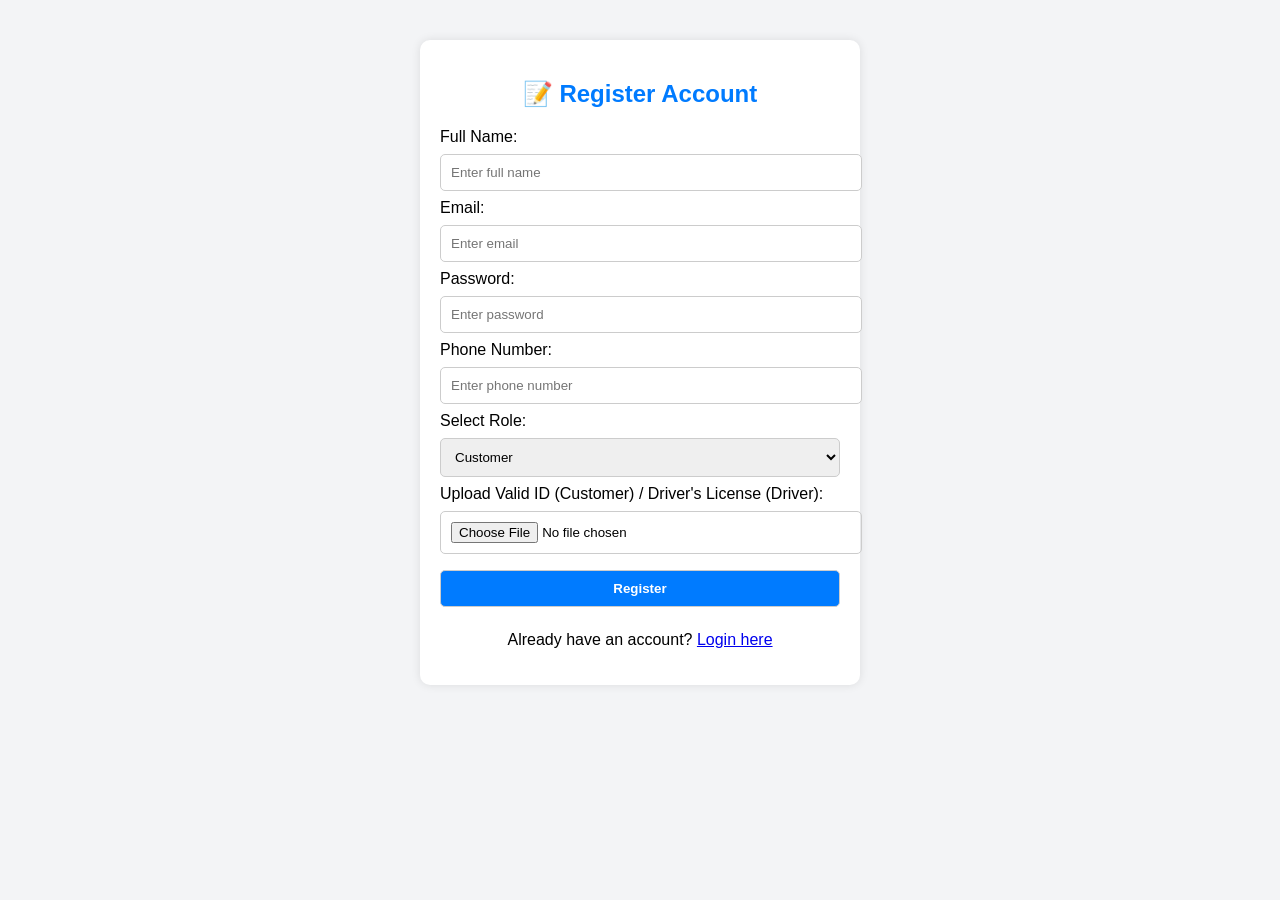
<file: certificates/edideliver/app/signup.html>
<!DOCTYPE html>
<html lang="en">
<head>
  <meta charset="UTF-8" />
  <meta name="viewport" content="width=device-width, initial-scale=1.0" />
  <title>EdiDeliver  – Sign Up</title>
  <style>
    body {
      font-family: Arial, sans-serif;
      background-color: #f3f4f6;
      margin: 0;
      padding: 0;
    }
    .container {
      max-width: 400px;
      margin: 40px auto;
      background: white;
      padding: 20px;
      border-radius: 10px;
      box-shadow: 0 0 10px rgba(0,0,0,0.1);
    }
    h2 {
      text-align: center;
      color: #007bff;
    }
    input, select, button {
      width: 100%;
      padding: 10px;
      margin: 8px 0;
      border: 1px solid #ccc;
      border-radius: 5px;
    }
    button {
      background: #007bff;
      color: white;
      font-weight: bold;
      cursor: pointer;
    }
    button:hover {
      background: #0056b3;
    }
    img {
      display: none;
      width: 100px;
      margin-top: 5px;
      border-radius: 5px;
    }
  </style>
</head>
<body>
  <div class="container">
    <h2>📝 Register Account</h2>

    <label for="name">Full Name:</label>
    <input type="text" id="name" placeholder="Enter full name" required>

    <label for="email">Email:</label>
    <input type="email" id="email" placeholder="Enter email" required>

    <label for="password">Password:</label>
    <input type="password" id="password" placeholder="Enter password" required>

    <label for="number">Phone Number:</label>
    <input type="tel" id="number" placeholder="Enter phone number" required>

    <label for="role">Select Role:</label>
    <select id="role">
      <option value="customer">Customer</option>
      <option value="driver">Driver</option>
      <option value="admin">Admin</option>
    </select>

    <label id="idLabel">Upload Valid ID (Customer) / Driver's License (Driver):</label>
    <input type="file" id="idUpload" accept="image/*">
    <img id="idPreview">

    <button onclick="registerUser()">Register</button>
    <p style="text-align:center;">Already have an account? <a href="login.html">Login here</a></p>
  </div>

  <script>
    // Preview uploaded ID or license
    document.getElementById("idUpload").addEventListener("change", function(e) {
      const file = e.target.files[0];
      const preview = document.getElementById("idPreview");
      if (file) {
        const reader = new FileReader();
        reader.onload = function() {
          preview.src = reader.result;
          preview.style.display = "block";
        };
        reader.readAsDataURL(file);
      } else {
        preview.style.display = "none";
      }
    });

    function registerUser() {
      const name = document.getElementById("name").value.trim();
      const email = document.getElementById("email").value.trim();
      const password = document.getElementById("password").value.trim();
      const role = document.getElementById("role").value;
      const number = document.getElementById("number").value.trim();
      const idUpload = document.getElementById("idUpload").files[0];

      if (!name || !email || !password || !number || !idUpload) {
        alert("⚠️ Please fill in all fields and upload your ID or License.");
        return;
      }

      const reader = new FileReader();
      reader.onload = function() {
        const users = JSON.parse(localStorage.getItem("users")) || [];

        const exists = users.some(u => u.email === email);
        if (exists) {
          alert("⚠️ Email already registered!");
          return;
        }

        users.push({
          name,
          email,
          password,
          role,
          number,
          idImage: reader.result
        });

        localStorage.setItem("users", JSON.stringify(users));
        alert("✅ Registration successful!");
        window.location.href = "login.html";
      };

      reader.readAsDataURL(idUpload);
    }
  </script>
</body>
</html>
</file>
<file: style.css>
:root,
      html[data-theme="radiant-deep-sea"] {
        color-scheme: dark;
        --theme-name: "Radiant Deep Blue Sea";
        --bg: #051426;
        --bg-deep: #030d1a;
        --surface: #0c233c;
        --surface-glass: rgba(12, 35, 60, 0.65);
        --surface-raised: #14355a;
        --text: #f0f6ff;
        --muted: #b2c6dc;
        --subtle: #7a95b4;
        --line: rgba(143, 195, 255, 0.16);
        --line-glow: rgba(143, 195, 255, 0.35);
        --accent: #6eb3ff;
        --accent-light: #c2e0ff;
        --accent-warm: #4293f5;
        --accent-ink: #051426;
        --accent-glow: rgba(110, 179, 255, 0.35);
        --nav-bg: rgba(5, 18, 35, 0.78);
        --nav-bg-scrolled: rgba(4, 15, 30, 0.92);
        --nav-btn-bg: rgba(143, 195, 255, 0.1);
        --hero-headline-grad: linear-gradient(110deg, #ffffff 0%, #c4e0ff 45%, #70b5ff 100%);
        --intro-bg: radial-gradient(ellipse at 52% 47%, rgb(36 78 119 / 55%), transparent 52%),
                    radial-gradient(circle at 82% 22%, rgb(45 105 170 / 30%), transparent 48%),
                    linear-gradient(145deg, #04101e 0%, #0a223c 54%, #041222 100%);
        --intro-stroke: rgba(204, 224, 249, 0.32);
        --badge-bg: radial-gradient(circle at 18% 12%, rgba(110, 179, 255, 0.18), transparent 48%),
                    radial-gradient(circle at 86% 82%, rgba(47, 105, 175, 0.22), transparent 52%),
                    linear-gradient(155deg, rgba(14, 38, 68, 0.88) 0%, rgba(6, 20, 38, 0.95) 100%);
        --strap-grad: linear-gradient(180deg, #0e2949 0%, #081a32 50%, #0e2949 100%);
        --barcode-fill: #bcd7f5;
        --bg-shift-x: 0px;
        --bg-shift-y: 0px;
        --bg-scroll-shift: 0px;
        --sans: "Inter", Arial, sans-serif;
      }

      html[data-theme="radiant-deep-ocean"] {
        color-scheme: dark;
        --theme-name: "Radiant Blue Ocean Sea";
        --bg: #020b18;
        --bg-deep: #01060f;
        --surface: #071933;
        --surface-glass: rgba(7, 25, 51, 0.72);
        --surface-raised: #0d2a52;
        --text: #f4f9ff;
        --muted: #a6c4e5;
        --subtle: #688aae;
        --line: rgba(56, 189, 248, 0.2);
        --line-glow: rgba(56, 189, 248, 0.45);
        --accent: #38bdf8;
        --accent-light: #bae6fd;
        --accent-warm: #60a5fa;
        --accent-ink: #020b18;
        --accent-glow: rgba(56, 189, 248, 0.45);
        --nav-bg: rgba(2, 11, 24, 0.82);
        --nav-bg-scrolled: rgba(1, 8, 18, 0.94);
        --nav-btn-bg: rgba(56, 189, 248, 0.12);
        --hero-headline-grad: linear-gradient(110deg, #ffffff 0%, #bae6fd 45%, #38bdf8 100%);
        --intro-bg: radial-gradient(ellipse at 50% 50%, rgb(14 55 102 / 50%), transparent 55%),
                    radial-gradient(circle at 80% 20%, rgb(30 80 150 / 30%), transparent 48%),
                    linear-gradient(155deg, #010712 0%, #04142b 50%, #010815 100%);
        --intro-stroke: rgba(56, 189, 248, 0.38);
        --badge-bg: radial-gradient(circle at 18% 12%, rgba(56, 189, 248, 0.22), transparent 48%),
                    radial-gradient(circle at 86% 82%, rgba(37, 99, 235, 0.25), transparent 52%),
                    linear-gradient(160deg, rgba(6, 20, 42, 0.96) 0%, rgba(2, 10, 22, 0.98) 100%);
        --strap-grad: linear-gradient(180deg, #071e3d 0%, #020d1c 50%, #071e3d 100%);
        --barcode-fill: #7dd3fc;
      }

      html[data-theme="radiant-black-sea"] {
        color-scheme: dark;
        --theme-name: "Radiant Black Sea";
        --bg: #050608;
        --bg-deep: #020304;
        --surface: #11151b;
        --surface-glass: rgba(15, 19, 25, 0.92);
        --surface-raised: #1a2029;
        --text: #f5f7fa;
        --muted: #c2c8d0;
        --subtle: #929ba7;
        --line: rgba(229, 238, 250, 0.16);
        --line-glow: rgba(96, 165, 250, 0.5);
        --accent: #60a5fa;
        --accent-light: #dbeafe;
        --accent-warm: #38bdf8;
        --accent-ink: #06111f;
        --accent-glow: rgba(96, 165, 250, 0.28);
        --nav-bg: rgba(8, 10, 14, 0.94);
        --nav-bg-scrolled: rgba(4, 5, 8, 0.98);
        --nav-btn-bg: rgba(255, 255, 255, 0.08);
        --hero-headline-grad: linear-gradient(110deg, #ffffff 0%, #cbd5e1 100%);
        --intro-bg: radial-gradient(ellipse at 52% 47%, rgb(37 71 112 / 34%), transparent 55%),
          radial-gradient(circle at 82% 22%, rgb(24 67 120 / 24%), transparent 50%),
          linear-gradient(150deg, #020304 0%, #0a0d12 48%, #020304 100%);
        --intro-stroke: rgba(219, 234, 254, 0.42);
        --badge-bg: radial-gradient(circle at 18% 12%, rgba(96, 165, 250, 0.1), transparent 48%),
          radial-gradient(circle at 86% 82%, rgba(56, 189, 248, 0.1), transparent 52%),
          linear-gradient(160deg, #151b24 0%, #080b10 100%);
        --strap-grad: linear-gradient(180deg, #0b3b72 0%, #062348 50%, #0b3b72 100%);
        --barcode-fill: #0284c7;
      }

      *,
      *::before,
      *::after {
        box-sizing: border-box;
      }

      html {
        scroll-behavior: smooth;
        scroll-padding-top: 104px;
        transition: background-color 300ms ease, color 300ms ease;
      }

      body {
        isolation: isolate;
        position: relative;
        margin: 0;
        overflow-x: hidden;
        background: var(--bg);
        color: var(--text);
        font-family: var(--sans);
        -webkit-font-smoothing: antialiased;
        transition: background-color 300ms ease, color 300ms ease;
      }

      /* ========================================================
         SLIDE 1: INTRO VISUAL SLIDE (Fullscreen Landing Section)
         ======================================================== */
      .intro-gate {
        position: fixed;
        z-index: 101;
        inset: 0;
        display: grid;
        place-items: center;
        overflow: hidden;
        isolation: isolate;
        padding: clamp(24px, 7vw, 100px);
        background:
          radial-gradient(ellipse at 74% 38%, rgb(35 78 120 / 24%), transparent 48%),
          linear-gradient(145deg, #030a14 0%, #071b2b 54%, #020810 100%);
        color: var(--text);
        --intro-reveal-x: 50%;
        --intro-reveal-y: 44%;
        --intro-reveal-radius: clamp(145px, 19vw, 285px);
        touch-action: none;
        transition: opacity 460ms ease, visibility 0s linear 460ms;
      }

      .intro-gate::before {
        position: absolute;
        z-index: 1;
        inset: 0;
        background:
          linear-gradient(90deg, rgb(2 8 16 / 54%), rgb(2 8 16 / 8%) 70%),
          radial-gradient(ellipse at 50% 50%, transparent 10%, rgb(2 8 16 / 28%) 100%);
        content: "";
        pointer-events: none;
      }

      .intro-gate-image {
        position: absolute;
        z-index: 0;
        inset: 0;
        width: 100%;
        height: 100%;
        object-fit: contain;
        object-position: center bottom;
        filter: brightness(0.92) saturate(0.88) drop-shadow(0 18px 64px rgb(88 150 218 / 24%));
        transform: translateX(clamp(16px, 3vw, 40px));
        pointer-events: none;
        -webkit-mask-image: radial-gradient(circle var(--intro-reveal-radius) at var(--intro-reveal-x) var(--intro-reveal-y), #000 0%, #000 34%, transparent 100%);
        mask-image: radial-gradient(circle var(--intro-reveal-radius) at var(--intro-reveal-x) var(--intro-reveal-y), #000 0%, #000 34%, transparent 100%);
      }

      .intro-gate-copy {
        position: relative;
        z-index: 2;
        width: min(100%, 1120px);
        margin-inline: auto;
        animation: intro-gate-arrive 900ms cubic-bezier(0.2, 0.7, 0.2, 1) both;
        text-shadow: 0 4px 28px #020810, 0 1px 9px #020810;
      }

      .intro-gate-welcome {
        margin: 0 0 16px;
        color: var(--accent-light);
        font-family: "Playfair Display", Georgia, serif;
        font-size: clamp(18px, 2vw, 25px);
        font-weight: 500;
        letter-spacing: 0.04em;
      }

      .intro-gate-name {
        max-width: 11ch;
        margin: 0 0 30px;
        color: var(--text);
        font-size: clamp(48px, 7vw, 92px);
        font-weight: 800;
        letter-spacing: 0.015em;
        line-height: 0.98;
        overflow-wrap: anywhere;
      }

      .intro-gate-link {
        display: inline-flex;
        min-height: 50px;
        align-items: center;
        justify-content: center;
        cursor: pointer;
        padding: 0 22px;
        border: 1px solid color-mix(in srgb, var(--accent-light) 62%, transparent);
        border-radius: 3px;
        background: color-mix(in srgb, var(--surface) 76%, transparent);
        color: var(--text);
        font-size: 13px;
        font-weight: 600;
        text-decoration: none;
        text-shadow: none;
        backdrop-filter: blur(14px);
        -webkit-backdrop-filter: blur(14px);
        transition: background 220ms ease, border-color 220ms ease, color 220ms ease, transform 220ms ease;
      }

      .intro-gate-link:hover,
      .intro-gate-link:focus-visible {
        border-color: var(--accent-light);
        background: var(--accent);
        color: var(--accent-ink);
        transform: translateY(-2px);
      }

      .intro-gate-link:focus-visible {
        outline: 2px solid var(--accent-light);
        outline-offset: 4px;
      }

      .intro-gate.is-leaving {
        opacity: 0;
        visibility: hidden;
        pointer-events: none;
      }

      @keyframes intro-gate-arrive {
        from {
          opacity: 0;
          transform: translateY(12px);
        }
        to {
          opacity: 1;
          transform: translateY(0);
        }
      }

      .intro-slide {
        position: relative;
        min-height: 100vh;
        min-height: 100dvh;
        width: 100%;
        overflow: hidden;
        display: flex;
        flex-direction: column;
        align-items: center;
        justify-content: flex-end;
        padding-bottom: 30px;
        background: var(--intro-bg);
        color: var(--text);
        --intro-reveal-x: 50%;
        --intro-reveal-y: 44%;
        --intro-reveal-radius: clamp(120px, 16vw, 220px);
        transition: background 350ms ease, color 350ms ease, opacity 420ms ease, transform 420ms ease, filter 420ms ease;
      }

      .intro-signature {
        position: absolute;
        z-index: 4;
        top: clamp(84px, 12vh, 112px);
        left: clamp(18px, 4vw, 58px);
        margin: 0;
        color: var(--muted);
        font-size: clamp(9px, 0.85vw, 11px);
        font-weight: 600;
        letter-spacing: 0.15em;
        text-shadow: 0 2px 12px var(--bg-deep);
      }

      .intro-signature span {
        color: var(--accent);
      }

      .intro-marquee {
        position: absolute;
        z-index: 1;
        top: 50%;
        left: 0;
        width: 100%;
        overflow: hidden;
        transform: translateY(-50%);
        pointer-events: none;
      }

      .intro-marquee-track {
        display: flex;
        width: max-content;
        color: var(--text);
        font-size: clamp(38px, 7.5vw, 112px);
        font-weight: 800;
        letter-spacing: 0.025em;
        line-height: 1;
        opacity: 0.2;
        white-space: nowrap;
        animation: intro-name-marquee 18s linear infinite;
      }

      @keyframes intro-name-marquee {
        to {
          transform: translateX(-50%);
        }
      }

      .intro-slide::after {
        position: absolute;
        z-index: 3;
        inset: 0;
        background-image: url("image/intro-portrait.png");
        background-repeat: no-repeat;
        background-position: center bottom;
        background-size: auto min(80vh, 900px);
        content: "";
        filter: drop-shadow(0 18px 64px rgb(88 150 218 / 30%));
        pointer-events: none;
        -webkit-mask-image: radial-gradient(circle var(--intro-reveal-radius) at var(--intro-reveal-x) var(--intro-reveal-y), #000 0%, #000 34%, transparent 100%);
        mask-image: radial-gradient(circle var(--intro-reveal-radius) at var(--intro-reveal-x) var(--intro-reveal-y), #000 0%, #000 34%, transparent 100%);
      }

      .intro-slide.is-leaving {
        opacity: 0;
        filter: blur(5px);
        transform: scale(1.015);
        pointer-events: none;
      }

      .intro-copy {
        position: absolute;
        z-index: 5;
        top: 50%;
        left: clamp(28px, 8vw, 118px);
        width: min(40vw, 500px);
        transform: translateY(-45%);
        animation: intro-copy-arrive 850ms cubic-bezier(0.2, 0.7, 0.2, 1) both;
        text-shadow: 0 4px 24px var(--bg-deep), 0 1px 8px var(--bg-deep);
      }

      .intro-welcome {
        margin: 0 0 14px;
        color: var(--accent-light);
        font-family: "Playfair Display", Georgia, serif;
        font-size: clamp(18px, 2vw, 25px);
        font-weight: 500;
      }

      .intro-name {
        max-width: 9ch;
        margin: 0 0 25px;
        color: var(--text);
        font-size: clamp(42px, 5vw, 68px);
        font-weight: 800;
        line-height: 0.98;
        overflow-wrap: anywhere;
      }

      .intro-portrait {
        position: absolute;
        z-index: 2;
        bottom: 0;
        left: 50%;
        width: clamp(300px, 42vw, 570px);
        height: min(80vh, 900px);
        object-fit: contain;
        object-position: center bottom;
        filter: brightness(0.28) saturate(0.72) drop-shadow(0 18px 64px rgb(88 150 218 / 18%));
        opacity: 0.72;
        transform: translateX(-50%);
        pointer-events: none;
      }

      .intro-scroll-indicator {
        position: absolute;
        z-index: 4;
        bottom: 16px;
        left: 50%;
        display: inline-flex;
        min-height: 34px;
        align-items: center;
        justify-content: center;
        gap: 8px;
        padding: 5px 12px;
        border: 1px solid var(--line);
        border-radius: 999px;
        background: color-mix(in srgb, var(--bg-deep) 65%, transparent);
        color: var(--muted);
        font-size: 10px;
        letter-spacing: 0.06em;
        text-decoration: none;
        transform: translateX(-50%);
        backdrop-filter: blur(10px);
        -webkit-backdrop-filter: blur(10px);
        transition: border-color 200ms ease, color 200ms ease, background 200ms ease;
      }

      .intro-scroll-indicator:hover,
      .intro-scroll-indicator:focus-visible {
        border-color: var(--accent);
        background: color-mix(in srgb, var(--surface) 82%, transparent);
        color: var(--text);
      }

      .intro-scroll-indicator:focus-visible {
        outline: 2px solid var(--accent);
        outline-offset: 3px;
      }

      .scroll-mouse {
        position: relative;
        display: inline-flex;
        width: 12px;
        height: 18px;
        justify-content: center;
        border: 1px solid currentColor;
        border-radius: 8px;
      }

      .scroll-wheel {
        width: 2px;
        height: 4px;
        margin-top: 3px;
        border-radius: 2px;
        background: currentColor;
        animation: scroll-wheel 1.4s ease-in-out infinite;
      }

      .scroll-chevron {
        width: 12px;
        height: 12px;
      }

      @keyframes scroll-wheel {
        50% {
          transform: translateY(4px);
          opacity: 0.45;
        }
      }

      .intro-portfolio-link {
        display: inline-flex;
        align-items: center;
        justify-content: center;
        min-height: 48px;
        padding: 0 20px;
        border: 1px solid color-mix(in srgb, var(--accent-light) 60%, transparent);
        border-radius: 3px;
        background: color-mix(in srgb, var(--surface) 72%, transparent);
        color: var(--text);
        font-size: 13px;
        font-weight: 600;
        text-decoration: none;
        text-shadow: none;
        backdrop-filter: blur(14px);
        -webkit-backdrop-filter: blur(14px);
        transition: background 220ms ease, border-color 220ms ease, color 220ms ease, transform 220ms ease;
      }

      .intro-portfolio-link:hover,
      .intro-portfolio-link:focus-visible {
        border-color: var(--accent-light);
        background: var(--accent);
        color: var(--accent-ink);
        transform: translateY(-2px);
      }

      .intro-portfolio-link:focus-visible {
        outline: 2px solid var(--accent-light);
        outline-offset: 4px;
      }

      @keyframes intro-portrait-move {
        0% {
          opacity: 0;
          transform: translateX(-50%) scale(0.96);
        }
        18% {
          opacity: 1;
          transform: translateX(-50%) scale(1);
        }
        100% {
          transform: translateX(calc(-50% - 23vw)) scale(1);
        }
      }

      @keyframes intro-copy-arrive {
        from {
          opacity: 0;
          transform: translateY(8px);
        }
        to {
          opacity: 1;
          transform: translateY(0);
        }
      }

      .ambient-backdrop {
        position: fixed;
        z-index: 0;
        inset: 0;
        overflow: hidden;
        pointer-events: none;
      }

      .ambient-glitter {
        position: absolute;
        z-index: 1;
        inset: 0;
        width: 100%;
        height: 100%;
      }

      .ambient-backdrop::before,
      .ambient-backdrop::after {
        position: absolute;
        inset: -22%;
        content: "";
        pointer-events: none;
      }

      .ambient-backdrop::before {
        background:
          radial-gradient(ellipse 24% 20% at 51% 43%, rgb(183 214 255 / 27%), transparent 78%),
          radial-gradient(ellipse 38% 30% at 50% 44%, rgb(97 161 221 / 22%), transparent 74%),
          radial-gradient(ellipse 52% 39% at 48% 48%, rgb(54 108 176 / 21%), transparent 78%),
          radial-gradient(ellipse 42% 34% at 58% 39%, rgb(119 166 225 / 14%), transparent 78%);
        filter: blur(48px);
        opacity: 0.76;
        animation: nebula-drift 32s ease-in-out infinite alternate;
      }

      .ambient-backdrop::after {
        background:
          radial-gradient(1px 1px at 8% 16%, rgb(220 235 255 / 75%) 50%, transparent 100%),
          radial-gradient(1px 1px at 17% 64%, rgb(171 207 250 / 70%) 50%, transparent 100%),
          radial-gradient(1px 1px at 28% 35%, rgb(220 235 255 / 65%) 50%, transparent 100%),
          radial-gradient(1px 1px at 39% 82%, rgb(171 207 250 / 75%) 50%, transparent 100%),
          radial-gradient(1px 1px at 51% 13%, rgb(220 235 255 / 70%) 50%, transparent 100%),
          radial-gradient(1px 1px at 63% 71%, rgb(171 207 250 / 70%) 50%, transparent 100%),
          radial-gradient(1px 1px at 74% 29%, rgb(220 235 255 / 75%) 50%, transparent 100%),
          radial-gradient(1px 1px at 86% 54%, rgb(171 207 250 / 65%) 50%, transparent 100%),
          radial-gradient(1px 1px at 94% 88%, rgb(220 235 255 / 70%) 50%, transparent 100%);
        opacity: 0.36;
        animation: starlight 7s ease-in-out infinite alternate;
      }

      @keyframes nebula-drift {
        from {
          transform: translate3d(-2%, 1%, 0) scale(0.96) rotate(-4deg);
        }
        to {
          transform: translate3d(2%, -1%, 0) scale(1.08) rotate(4deg);
        }
      }

      @keyframes starlight {
        from {
          opacity: 0.2;
        }
        to {
          opacity: 0.48;
        }
      }

      body::before,
      body::after {
        position: fixed;
        z-index: -1;
        width: 56rem;
        height: 56rem;
        border-radius: 999px;
        pointer-events: none;
        content: "";
        mix-blend-mode: screen;
        filter: blur(92px);
        opacity: 0.8;
        animation: background-drift 24s ease-in-out infinite alternate;
      }

      body::before {
        top: -12rem;
        left: -8rem;
        background: radial-gradient(circle, rgb(49 101 159 / 42%) 0%, rgb(49 101 159 / 20%) 32%, transparent 72%);
      }

      body::after {
        right: -10rem;
        bottom: -12rem;
        background: radial-gradient(circle, rgb(66 129 200 / 42%) 0%, rgb(66 129 200 / 20%) 30%, transparent 68%);
        animation-delay: -10s;
      }

      @keyframes background-drift {
        0% {
          transform: translate3d(calc(var(--bg-shift-x) - 26px), calc(var(--bg-scroll-shift) * 0.18 + var(--bg-shift-y) + 14px), 0) scale(0.96);
        }
        50% {
          transform: translate3d(calc(var(--bg-shift-x) + 34px), calc(var(--bg-scroll-shift) * 0.18 + var(--bg-shift-y) - 18px), 0) scale(1.08);
        }
        100% {
          transform: translate3d(calc(var(--bg-shift-x) - 18px), calc(var(--bg-scroll-shift) * 0.18 + var(--bg-shift-y) + 26px), 0) scale(1.02);
        }
      }

      a {
        color: inherit;
        text-decoration: none;
      }

      button,
      a {
        -webkit-tap-highlight-color: transparent;
      }

      .shell {
        width: min(100% - 48px, 1120px);
        margin-inline: auto;
      }

      .site-header {
        position: fixed;
        z-index: 100;
        top: 18px;
        left: 0;
        right: 0;
        display: flex;
        justify-content: center;
        pointer-events: none;
        padding-inline: 18px;
        transition: top 300ms ease;
      }

      .site-header.is-scrolled {
        top: 10px;
      }

      .site-header.is-scroll-animating .nav-links > a,
      .site-header.is-scroll-animating .nav-theme-toggle,
      .site-header.is-scroll-animating .wordmark > span {
        animation: nav-text-enter-right 460ms cubic-bezier(0.2, 0.75, 0.25, 1) both;
      }

      .site-header.is-scroll-animating .nav-links > a:nth-child(2) {
        animation-delay: 35ms;
      }

      .site-header.is-scroll-animating .nav-links > a:nth-child(3) {
        animation-delay: 70ms;
      }

      .site-header.is-scroll-animating .nav-links > a:nth-child(4) {
        animation-delay: 105ms;
      }

      .site-header.is-scroll-animating .nav-links > a:nth-child(5) {
        animation-delay: 140ms;
      }

      .site-header.is-scroll-animating .nav-links > a:nth-child(6) {
        animation-delay: 175ms;
      }

      @keyframes nav-text-enter-right {
        from {
          opacity: 0.2;
          transform: translateX(16px);
        }
        to {
          opacity: 1;
          transform: translateX(0);
        }
      }

      .nav {
        pointer-events: auto;
        display: flex;
        align-items: center;
        justify-content: space-between;
        width: min(100%, 960px);
        min-height: 54px;
        padding: 5px 12px 5px 8px;
        border-radius: 9999px;
        background: var(--nav-bg);
        backdrop-filter: blur(20px) saturate(180%);
        -webkit-backdrop-filter: blur(20px) saturate(180%);
        border: 1px solid rgba(143, 195, 255, 0.22);
        box-shadow:
          0 16px 40px -10px rgba(1, 8, 18, 0.72),
          0 0 24px -5px rgba(88, 166, 255, 0.18),
          inset 0 1px 0 rgba(255, 255, 255, 0.14);
        gap: 16px;
        transition: all 300ms cubic-bezier(0.2, 0.8, 0.2, 1);
      }

      .site-header.is-scrolled .nav {
        background: var(--nav-bg-scrolled);
        border-color: rgba(143, 195, 255, 0.35);
        box-shadow:
          0 18px 46px -8px rgba(0, 6, 14, 0.82),
          0 0 28px -4px rgba(88, 166, 255, 0.25),
          inset 0 1px 0 rgba(255, 255, 255, 0.18);
        padding-block: 4px;
        min-height: 50px;
      }

      .wordmark {
        display: inline-flex;
        align-items: center;
        gap: 9px;
        padding: 3px 14px 3px 4px;
        border-radius: 999px;
        background: rgba(143, 195, 255, 0.08);
        border: 1px solid rgba(143, 195, 255, 0.16);
        font-size: 13.5px;
        font-weight: 700;
        letter-spacing: -0.02em;
        color: var(--text);
        transition: all 220ms ease;
      }

      .wordmark:hover {
        background: rgba(143, 195, 255, 0.16);
        border-color: rgba(143, 195, 255, 0.4);
        box-shadow: 0 0 16px rgba(110, 179, 255, 0.25);
      }

      .wordmark-mark {
        display: block;
        width: 32px;
        height: 32px;
        border: 1.5px solid rgba(143, 195, 255, 0.45);
        border-radius: 50%;
        object-fit: cover;
      }

      .nav-links {
        display: flex;
        align-items: center;
        flex: 1;
        gap: 4px;
        color: var(--muted);
        font-size: 12.5px;
        font-weight: 550;
      }

      .nav-links a:not(.nav-cta) {
        position: relative;
        padding: 6px 14px;
        border-radius: 999px;
        color: var(--muted);
        transition: all 200ms ease;
      }

      .nav-links a:not(.nav-cta):hover,
      .nav-links a:not(.nav-cta):focus-visible {
        color: #ffffff;
        background: rgba(143, 195, 255, 0.14);
        text-shadow: 0 0 10px rgba(143, 195, 255, 0.4);
      }

      .nav-links a:not(.nav-cta).is-active {
        color: #ffffff;
        background: rgba(143, 195, 255, 0.16);
        border: 1px solid rgba(143, 195, 255, 0.25);
        box-shadow: 0 0 14px rgba(88, 166, 255, 0.25);
        font-weight: 600;
      }

      .nav-cta {
        margin-left: auto;
        display: inline-flex;
        align-items: center;
        gap: 8px;
        padding: 7px 16px;
        border-radius: 999px;
        background: linear-gradient(135deg, rgba(88, 166, 255, 0.22) 0%, rgba(20, 65, 120, 0.45) 100%);
        border: 1px solid rgba(143, 195, 255, 0.4);
        box-shadow:
          0 0 16px rgba(88, 166, 255, 0.25),
          inset 0 1px 0 rgba(255, 255, 255, 0.2);
        color: #f2f7ff;
        font-size: 12px;
        font-weight: 600;
        transition: all 240ms ease;
      }

      html[data-theme="radiant-black-sea"] .nav-cta {
        background: #174ea6;
        border-color: #60a5fa;
        color: #ffffff;
      }

      html[data-theme="radiant-black-sea"] .nav-cta:hover,
      html[data-theme="radiant-black-sea"] .nav-cta:focus-visible {
        background: #1d64c8;
        border-color: #93c5fd;
        color: #ffffff;
      }

      .nav-cta:hover,
      .nav-cta:focus-visible {
        transform: translateY(-1px);
        background: linear-gradient(135deg, rgba(110, 185, 255, 0.35) 0%, rgba(32, 90, 165, 0.6) 100%);
        border-color: rgba(195, 221, 255, 0.7);
        box-shadow:
          0 0 26px rgba(110, 185, 255, 0.5),
          0 4px 14px rgba(0, 0, 0, 0.3),
          inset 0 1px 0 rgba(255, 255, 255, 0.35);
        color: #ffffff;
      }

      .nav-theme-toggle {
        display: inline-grid;
        width: 36px;
        height: 36px;
        flex: 0 0 auto;
        place-items: center;
        padding: 0;
        border: 1px solid var(--line-glow);
        border-radius: 50%;
        background: var(--nav-btn-bg);
        color: var(--text);
        font-size: 16px;
        cursor: pointer;
        transition: background 200ms ease, border-color 200ms ease, transform 200ms ease;
      }

      .nav-theme-toggle:hover,
      .nav-theme-toggle:focus-visible {
        transform: translateY(-1px);
        border-color: var(--accent);
        background: var(--accent-glow);
      }

      main {
        position: relative;
        z-index: 1;
        overflow: hidden;
      }

      .hero {
        display: grid;
        min-height: 100vh;
        min-height: 100dvh;
        grid-template-columns: minmax(0, 1.15fr) minmax(320px, 0.85fr);
        align-items: center;
        gap: 64px;
        padding-block: 108px 84px;
        position: relative;
      }

      .hero-content {
        position: relative;
        z-index: 2;
      }

      .hero-highlights {
        display: grid;
        gap: 11px;
        margin-bottom: 24px;
      }

      .hero-counts {
        display: flex;
        flex-wrap: wrap;
        gap: 22px;
      }

      .hero-counts span {
        display: inline-flex;
        align-items: baseline;
        gap: 6px;
        color: var(--muted);
        font-size: 10px;
        font-weight: 650;
        letter-spacing: 0.08em;
        text-transform: uppercase;
      }

      .hero-counts strong {
        color: var(--text);
        font-size: 20px;
        letter-spacing: 0;
      }

      .hero-currently {
        margin: 0;
        color: var(--muted);
        font-size: 12px;
      }

      .hero-currently strong {
        color: var(--accent);
      }

      .eyebrow {
        display: flex;
        align-items: center;
        gap: 10px;
        margin: 0 0 26px;
        color: var(--accent);
        font-size: 10px;
        font-weight: 700;
        letter-spacing: 0.16em;
        text-transform: uppercase;
      }

      .eyebrow::before {
        width: 22px;
        height: 1px;
        background: currentColor;
        content: "";
      }

      h1,
      h2,
      p {
        margin-top: 0;
      }

      h1 {
        max-width: 680px;
        margin-bottom: 24px;
        font-family: var(--sans);
        font-size: clamp(54px, 7.2vw, 88px);
        font-weight: 600;
        font-style: italic;
        letter-spacing: -0.065em;
        line-height: 0.99;
      }

      h1 .hero-greeting {
        display: block;
        font-family: var(--sans);
        font-size: 0.48em;
        font-weight: 600;
        letter-spacing: -0.04em;
      }

      h1 .hero-name {
        display: block;
        padding-left: 0.08em;
        background: linear-gradient(110deg, #c3ddff, #75b2f5, #e7f2ff);
        background-clip: text;
        color: transparent;
        font-size: calc(0.8em - 2pt);
        font-style: italic;
        font-family: var(--sans);
        font-weight: 700;
        -webkit-background-clip: text;
      }

      .hero-copy {
        max-width: 510px;
        margin-bottom: 32px;
        color: var(--muted);
        font-size: 15px;
        line-height: 1.85;
      }

      .hero-actions {
        display: flex;
        flex-wrap: wrap;
        align-items: center;
        gap: 12px;
      }

      .button {
        display: inline-flex;
        min-height: 48px;
        align-items: center;
        justify-content: center;
        gap: 10px;
        padding: 0 22px;
        border: 1px solid var(--line);
        border-radius: 999px;
        font-size: 13px;
        font-weight: 650;
        letter-spacing: 0.01em;
        transition: all 250ms cubic-bezier(0.2, 0.8, 0.2, 1);
      }

      .button:hover {
        transform: translateY(-2px);
      }

      .button-primary {
        border: 1px solid rgba(195, 225, 255, 0.55);
        background: linear-gradient(135deg, #4ea2ff 0%, #1a6cd8 100%);
        box-shadow:
          0 8px 24px -4px rgba(26, 108, 216, 0.55),
          0 0 22px rgba(78, 162, 255, 0.35),
          inset 0 1px 0 rgba(255, 255, 255, 0.4);
        color: #ffffff;
      }

      .button-primary:hover {
        background: linear-gradient(135deg, #60adff 0%, #2076e6 100%);
        border-color: rgba(220, 240, 255, 0.85);
        box-shadow:
          0 12px 30px -4px rgba(26, 108, 216, 0.7),
          0 0 30px rgba(96, 173, 255, 0.55),
          inset 0 1px 0 rgba(255, 255, 255, 0.55);
        color: #ffffff;
      }

      .button-secondary {
        background: rgba(14, 38, 68, 0.65);
        backdrop-filter: blur(12px);
        -webkit-backdrop-filter: blur(12px);
        border: 1px solid rgba(143, 195, 255, 0.24);
        box-shadow: 0 6px 18px rgba(0, 8, 20, 0.35);
        color: var(--text);
      }

      html[data-theme="radiant-black-sea"] .button-secondary {
        background: #14181f;
        border-color: rgba(229, 238, 250, 0.2);
        box-shadow: 0 6px 18px rgba(0, 0, 0, 0.38);
        color: #d1d5db;
      }

      html[data-theme="radiant-black-sea"] .button-secondary:hover {
        background: #202630;
        border-color: rgba(96, 165, 250, 0.55);
        color: #ffffff;
      }

      .button-secondary:hover {
        background: rgba(20, 48, 82, 0.8);
        border-color: rgba(143, 195, 255, 0.5);
        box-shadow:
          0 10px 25px rgba(0, 10, 25, 0.5),
          0 0 18px rgba(88, 166, 255, 0.25);
        color: #ffffff;
      }

      .button svg {
        width: 15px;
        height: 15px;
        transition: transform 200ms ease;
      }

      .button:hover svg {
        transform: translateX(3px);
      }

      /* Lanyard Rig & Physics Pendulum Container */
      .lanyard-rig {
        position: relative;
        display: flex;
        flex-direction: column;
        align-items: center;
        width: 100%;
        max-width: 410px;
        margin-inline: auto;
        transform-origin: 50% -120px;
        opacity: 0;
        transform: translateY(-240px) scale(0.88);
        will-change: transform, opacity;
      }

      .lanyard-rig.is-dropped {
        opacity: 1;
        animation:
          lanyard-drop-bounce 1.15s cubic-bezier(0.22, 1.25, 0.36, 1) forwards,
          lanyard-hanging-sway 5.2s ease-in-out 1.15s infinite alternate;
      }

      @keyframes lanyard-drop-bounce {
        0% {
          opacity: 0;
          transform: translateY(-260px) scale(0.85) rotate(-4deg);
        }
        52% {
          opacity: 1;
          transform: translateY(28px) scale(1.025) rotate(2.5deg);
        }
        70% {
          transform: translateY(-14px) scale(0.99) rotate(-1.5deg);
        }
        84% {
          transform: translateY(7px) scale(1.006) rotate(0.8deg);
        }
        94% {
          transform: translateY(-2.5px) scale(0.998) rotate(-0.3deg);
        }
        100% {
          opacity: 1;
          transform: translateY(0) scale(1) rotate(0deg);
        }
      }

      @keyframes lanyard-hanging-sway {
        0% {
          transform: translateY(0) rotate(0deg) translateX(0);
        }
        25% {
          transform: translateY(-1px) rotate(2.4deg) translateX(5px);
        }
        50% {
          transform: translateY(0) rotate(0deg) translateX(0);
        }
        75% {
          transform: translateY(-1px) rotate(-2.4deg) translateX(-5px);
        }
        100% {
          transform: translateY(0) rotate(0deg) translateX(0);
        }
      }

      /* Dark Blue Engineering Lace / Lanyard */
      .lanyard-anchor {
        display: flex;
        flex-direction: column;
        align-items: center;
        width: 100%;
        pointer-events: none;
        margin-bottom: -14px;
        z-index: 5;
        position: relative;
      }

      .lanyard-straps-wrap {
        display: flex;
        justify-content: center;
        gap: 22px;
        height: 105px;
        width: 160px;
        position: relative;
      }

      .lanyard-strap {
        width: 26px;
        height: 100%;
        background:
          linear-gradient(90deg, #030d1a 0%, #09254d 22%, #134584 50%, #09254d 78%, #030d1a 100%);
        border-left: 1.5px dashed rgba(143, 195, 255, 0.45);
        border-right: 1.5px dashed rgba(143, 195, 255, 0.45);
        box-shadow:
          0 6px 18px rgba(0, 0, 0, 0.65),
          inset 0 0 5px rgba(0, 0, 0, 0.7);
        position: relative;
        display: flex;
        align-items: center;
        justify-content: center;
        overflow: hidden;
      }

      .lanyard-strap-left {
        transform: rotate(8.5deg);
        transform-origin: bottom center;
      }

      .lanyard-strap-right {
        transform: rotate(-8.5deg);
        transform-origin: bottom center;
      }

      .lanyard-strap-text {
        writing-mode: vertical-rl;
        text-orientation: mixed;
        transform: rotate(180deg);
        font-size: 7.5px;
        font-weight: 850;
        letter-spacing: 0.22em;
        color: rgba(215, 235, 255, 0.7);
        white-space: nowrap;
        user-select: none;
        text-shadow: 0 1px 2px rgba(0, 0, 0, 0.8);
      }

      .lanyard-clasp {
        display: flex;
        flex-direction: column;
        align-items: center;
        margin-top: -10px;
        position: relative;
        z-index: 6;
      }

      .lanyard-ring {
        width: 22px;
        height: 22px;
        border: 3.5px solid #b8d4f6;
        border-radius: 50%;
        background: radial-gradient(circle, #274567, #0e1d2e);
        box-shadow:
          0 3px 8px rgba(0, 0, 0, 0.6),
          inset 0 1px 2px rgba(255, 255, 255, 0.8);
      }

      .lanyard-clip {
        width: 13px;
        height: 24px;
        background: linear-gradient(90deg, #7899be, #e4efff 45%, #6284a8);
        border-radius: 2px 2px 4px 4px;
        margin-top: -5px;
        box-shadow: 0 4px 8px rgba(0, 0, 0, 0.5);
        position: relative;
      }

      .lanyard-clip::after {
        content: "";
        position: absolute;
        bottom: -4px;
        left: 50%;
        transform: translateX(-50%);
        width: 20px;
        height: 9px;
        background: linear-gradient(90deg, #5b7da1, #dce8fb, #4c6e91);
        border-radius: 3px;
        box-shadow: 0 2px 5px rgba(0, 0, 0, 0.45);
      }

      /* Profile Card / ID Badge */
      .profile-card.id-badge {
        position: relative;
        width: 100%;
        padding: 24px 22px 20px;
        border: 1.5px solid rgba(143, 195, 255, 0.28);
        border-radius: 24px;
        background:
          radial-gradient(circle at 18% 12%, rgba(110, 179, 255, 0.18), transparent 48%),
          radial-gradient(circle at 86% 82%, rgba(47, 105, 175, 0.22), transparent 52%),
          linear-gradient(155deg, rgba(14, 38, 68, 0.88) 0%, rgba(6, 20, 38, 0.95) 100%);
        backdrop-filter: blur(24px);
        -webkit-backdrop-filter: blur(24px);
        box-shadow:
          0 30px 80px -15px rgba(0, 6, 16, 0.85),
          0 0 35px -8px rgba(88, 166, 255, 0.2),
          inset 0 1px 0 rgba(255, 255, 255, 0.2);
        overflow: hidden;
        transition: box-shadow 300ms ease, border-color 300ms ease;
      }

      .profile-card.id-badge:hover {
        border-color: rgba(143, 195, 255, 0.5);
        box-shadow:
          0 36px 95px -10px rgba(0, 6, 16, 0.9),
          0 0 45px -5px rgba(88, 166, 255, 0.35),
          inset 0 1px 0 rgba(255, 255, 255, 0.3);
      }

      .id-slot {
        width: 32px;
        height: 7px;
        background: #020914;
        border: 1px solid rgba(143, 195, 255, 0.35);
        border-radius: 999px;
        margin: -10px auto 16px;
        box-shadow: inset 0 2px 4px rgba(0, 0, 0, 0.85);
      }

      .id-header {
        display: flex;
        align-items: center;
        justify-content: space-between;
        padding-bottom: 14px;
        margin-bottom: 16px;
        border-bottom: 1px dashed rgba(143, 195, 255, 0.22);
        width: 100%;
      }

      .id-header-brand {
        display: flex;
        align-items: center;
        gap: 9px;
      }

      .id-chip-icon {
        width: 28px;
        height: 28px;
        display: grid;
        place-items: center;
        color: var(--accent);
        background: rgba(110, 179, 255, 0.14);
        border: 1px solid rgba(110, 179, 255, 0.35);
        border-radius: 6px;
        flex-shrink: 0;
      }

      .id-chip-icon svg {
        width: 16px;
        height: 16px;
      }

      .id-brand-text {
        display: flex;
        flex-direction: column;
        text-align: left;
      }

      .id-school {
        font-size: 11px;
        font-weight: 800;
        letter-spacing: 0.08em;
        color: #ffffff;
        line-height: 1.2;
      }

      .id-dept {
        font-size: 8.5px;
        font-weight: 650;
        letter-spacing: 0.06em;
        color: var(--accent);
        line-height: 1.2;
      }

      .id-status-pill {
        font-size: 8.5px;
        font-weight: 750;
        letter-spacing: 0.08em;
        padding: 3px 9px;
        border-radius: 999px;
        background: rgba(78, 162, 255, 0.2);
        border: 1px solid rgba(110, 179, 255, 0.45);
        color: var(--accent-light);
        white-space: nowrap;
      }

      .id-card-name {
        margin: 10px 0 2px;
        font-size: 19px;
        font-weight: 700;
        letter-spacing: -0.02em;
        color: #ffffff;
      }

      .id-card-badge {
        display: inline-block;
        margin-top: 4px;
        font-size: 10.5px;
        font-weight: 600;
        color: var(--accent-light);
        background: rgba(110, 179, 255, 0.12);
        padding: 2px 10px;
        border-radius: 999px;
        border: 1px solid rgba(110, 179, 255, 0.25);
      }

      .id-footer-strip {
        display: flex;
        align-items: center;
        justify-content: space-between;
        margin-top: 16px;
        padding-top: 12px;
        border-top: 1px solid rgba(143, 195, 255, 0.18);
        width: 100%;
      }

      .id-barcode {
        display: flex;
        align-items: center;
        gap: 2.5px;
        height: 16px;
      }

      .id-barcode span {
        display: inline-block;
        width: 2px;
        height: 100%;
        background: #bcd7f5;
        border-radius: 1px;
      }

      .id-barcode span:nth-child(2n) {
        width: 3.5px;
      }

      .id-barcode span:nth-child(3n) {
        width: 1px;
        opacity: 0.45;
      }

      .id-serial {
        font-family: monospace;
        font-size: 9.5px;
        letter-spacing: 0.12em;
        color: var(--subtle);
        font-weight: 600;
      }

      .profile-top {
        display: flex;
        align-items: center;
        flex-direction: column;
        gap: 12px;
        padding-bottom: 21px;
        border-bottom: 1px solid var(--line);
      }

      .avatar {
        width: 112px;
        height: 112px;
        flex: 0 0 auto;
        border: 1px solid rgb(143 195 255 / 42%);
        border-radius: 50%;
        object-fit: cover;
      }

      .profile-photo-link {
        display: block;
        border-radius: 50%;
        line-height: 0;
      }

      .profile-photo-link:focus-visible {
        outline: 2px solid var(--accent);
        outline-offset: 4px;
      }

      .profile-handle {
        margin: 0;
        color: var(--muted);
        font-size: 13px;
      }

      .profile-facts {
        display: grid;
        grid-template-columns: repeat(3, 1fr);
        gap: 8px;
        padding-block: 20px;
        border-bottom: 1px solid var(--line);
      }

      .fact-value {
        display: block;
        margin-bottom: 5px;
        color: var(--text);
        font-family: var(--sans);
        font-size: 23px;
        font-weight: 600;
      }

      .fact-label {
        color: var(--subtle);
        font-size: 9px;
        letter-spacing: 0.08em;
        text-transform: uppercase;
      }

      .profile-meta {
        display: grid;
        gap: 13px;
        padding-top: 18px;
      }

      .meta-row {
        display: flex;
        align-items: center;
        gap: 10px;
        color: var(--muted);
        font-size: 11px;
        overflow-wrap: anywhere;
      }

      .meta-row svg {
        width: 14px;
        height: 14px;
        flex: 0 0 auto;
        color: var(--accent);
      }

      .meta-row a:hover {
        color: var(--text);
      }

      .section {
        padding-block: 74px 88px;
        border-top: 1px solid var(--line);
      }

      .section-heading {
        display: flex;
        align-items: end;
        justify-content: space-between;
        gap: 24px;
        margin-bottom: 30px;
      }

      .section-kicker {
        margin-bottom: 12px;
        color: var(--accent);
        font-size: 10px;
        font-weight: 700;
        letter-spacing: 0.15em;
        text-transform: uppercase;
      }

      h2 {
        margin-bottom: 0;
        font-family: var(--sans);
        font-size: clamp(34px, 5vw, 48px);
        font-weight: 600;
        font-style: italic;
        letter-spacing: -0.045em;
      }

      .section-note {
        max-width: 300px;
        margin-bottom: 3px;
        color: var(--muted);
        font-size: 12px;
        line-height: 1.7;
      }

      .project-carousel {
        --project-carousel-height: 470px;
        position: relative;
        width: 100%;
        overflow: hidden;
        padding: 0 0 8px;
        perspective: 1400px;
        touch-action: pan-y;
      }

      .project-grid {
        position: relative;
        height: var(--project-carousel-height);
        overflow: visible;
      }

      .project-card {
        position: absolute;
        top: 20px;
        left: 50%;
        display: flex;
        width: min(410px, 76%);
        height: calc(var(--project-carousel-height) - 60px);
        flex-direction: column;
        padding: 0;
        border: 1px solid var(--line);
        border-radius: 22px;
        background: var(--surface);
        box-shadow: 0 24px 60px rgb(0 0 0 / 28%);
        overflow: hidden;
        opacity: 0;
        pointer-events: none;
        transform: translateX(-50%) scale(0.74);
        transition:
          transform 620ms cubic-bezier(0.2, 0.75, 0.25, 1),
          opacity 620ms ease,
          filter 620ms ease,
          border-color 220ms ease,
          box-shadow 620ms ease;
        will-change: transform, opacity;
      }

      .project-card.is-active {
        z-index: 3;
        opacity: 1;
        pointer-events: auto;
        filter: brightness(1);
        transform: translateX(-50%) scale(1);
        border-color: var(--line-glow);
        box-shadow: 0 28px 80px rgb(0 0 0 / 42%), 0 0 28px var(--accent-glow);
      }

      .project-card.is-previous,
      .project-card.is-next {
        z-index: 2;
        opacity: 0.6;
        filter: brightness(0.72) saturate(0.8);
        pointer-events: auto;
      }

      .project-card.is-previous {
        transform: translateX(calc(-50% - clamp(215px, 29vw, 340px))) scale(0.84) rotateY(14deg);
      }

      .project-card.is-next {
        transform: translateX(calc(-50% + clamp(215px, 29vw, 340px))) scale(0.84) rotateY(-14deg);
      }

      .project-card.is-hidden {
        z-index: 0;
      }

      .project-card:hover {
        border-color: var(--accent);
      }

      .project-cover {
        display: block;
        width: 100%;
        height: 38%;
        min-height: 160px;
        flex: 0 0 38%;
        object-fit: cover;
        object-position: center;
        background: linear-gradient(145deg, var(--surface-raised), var(--bg-deep));
      }

      .edideliver-cover {
        display: flex;
        flex-direction: column;
        justify-content: center;
        gap: 12px;
        padding: 28px clamp(24px, 5vw, 52px);
        background:
          radial-gradient(ellipse at 80% 15%, rgb(110 179 255 / 32%), transparent 48%),
          linear-gradient(135deg, #091c33, #103b68 62%, #061528);
        color: #f0f6ff;
      }

      .edideliver-cover-label {
        color: #a7d4ff;
        font-size: 9px;
        font-weight: 700;
        letter-spacing: 0.2em;
      }

      .edideliver-cover-title {
        font-size: clamp(30px, 4vw, 46px);
        font-weight: 800;
        letter-spacing: -0.04em;
      }

      .edideliver-cover-ui {
        display: flex;
        gap: 8px;
        width: min(280px, 80%);
        height: 34px;
      }

      .edideliver-cover-ui span {
        flex: 1;
        border: 1px solid rgb(190 223 255 / 28%);
        border-radius: 6px;
        background: linear-gradient(145deg, rgb(255 255 255 / 12%), rgb(255 255 255 / 4%));
      }

      .project-generated-cover {
        align-items: flex-start;
        justify-content: center;
        gap: 10px;
        padding: 24px clamp(22px, 4vw, 42px);
        background:
          radial-gradient(circle at 78% 24%, rgb(110 179 255 / 28%), transparent 32%),
          linear-gradient(145deg, #081629, #123253 58%, #06101e);
        color: var(--text);
      }

      .project-generated-kicker,
      .project-generated-language {
        color: var(--accent-light);
        font-size: 9px;
        font-weight: 700;
        letter-spacing: 0.18em;
      }

      .project-generated-title {
        max-width: 13ch;
        font-size: clamp(27px, 3.5vw, 40px);
        font-weight: 800;
        letter-spacing: -0.04em;
        line-height: 1.05;
        overflow-wrap: anywhere;
      }

      .project-generated-language {
        color: var(--muted);
        font-weight: 500;
        letter-spacing: 0.1em;
      }

      .project-card-content {
        display: flex;
        min-height: 0;
        flex: 1;
        flex-direction: column;
        padding: clamp(16px, 2.2vw, 22px);
        overflow: hidden;
      }

      .project-card .project-topline {
        margin-bottom: 12px;
      }

      .lan-project-card {
        cursor: pointer;
      }

      .edideliver-project-card {
        cursor: pointer;
      }

      .lan-project-open {
        display: inline-flex;
        align-items: center;
        align-self: flex-start;
        margin-top: auto;
        padding-top: 14px;
        color: var(--accent-light);
        font-size: 11px;
        font-weight: 650;
      }

      .lan-project-open:hover,
      .lan-project-open:focus-visible {
        color: var(--text);
        text-decoration: underline;
        text-underline-offset: 3px;
      }

      .project-document-dialog {
        width: min(960px, calc(100vw - 32px));
        height: min(860px, calc(100vh - 32px));
        max-width: none;
        max-height: none;
        grid-template-rows: auto minmax(0, 1fr);
        padding: 0;
        border: 1px solid var(--line);
        border-radius: 16px;
        background: var(--surface);
        color: var(--text);
        overflow: hidden;
      }

      .lan-project-dialog {
        z-index: 1;
      }

      .edideliver-project-dialog {
        z-index: 2;
      }

      .project-document-content {
        min-height: 0;
        padding: 16px;
        overflow-y: auto;
      }

      .project-document-dialog[open] {
        display: grid;
      }

      .project-document-dialog::backdrop {
        background: rgb(0 8 14 / 78%);
        backdrop-filter: blur(5px);
      }

      .project-document-header {
        display: flex;
        align-items: center;
        justify-content: space-between;
        gap: 16px;
        padding: 14px 18px;
        border-bottom: 1px solid var(--line);
      }

      .project-document-header h2 {
        margin: 0;
        font-size: 15px;
      }

      .project-document-actions {
        display: flex;
        align-items: center;
        gap: 14px;
      }

      .project-document-download {
        color: var(--accent-light);
        font-size: 12px;
      }

      .project-document-close {
        display: grid;
        width: 34px;
        height: 34px;
        place-items: center;
        border: 1px solid var(--line);
        border-radius: 50%;
        background: transparent;
        color: var(--text);
        cursor: pointer;
        font-size: 22px;
      }

      .project-document-close:hover,
      .project-document-close:focus-visible {
        border-color: var(--accent);
        color: var(--accent-light);
      }

      #project-document-frame {
        width: 100%;
        height: min(68vh, 680px);
        min-height: 360px;
        border: 0;
        border-radius: 8px;
        background: #fff;
      }

      .project-photo-gallery {
        padding-top: 22px;
      }

      .project-photo-gallery h3 {
        margin: 0 0 14px;
        font-size: 16px;
      }

      .project-photo-grid {
        display: grid;
        grid-template-columns: repeat(2, minmax(0, 1fr));
        gap: 14px;
      }

      .project-photo-grid figure {
        min-width: 0;
        margin: 0;
        padding: 10px;
        border: 1px solid var(--line);
        border-radius: 12px;
        background: rgb(255 255 255 / 3%);
      }

      .project-photo-grid img {
        display: block;
        width: 100%;
        height: 260px;
        border-radius: 7px;
        background: #07182b;
        object-fit: contain;
      }

      .project-photo-grid figcaption {
        padding: 9px 2px 1px;
        color: var(--muted);
      }

      .lan-project-documents {
        padding-top: 26px;
      }

      .lan-project-documents h3 {
        margin: 0 0 14px;
        font-size: 16px;
      }

      .edideliver-project-note {
        margin: -4px 0 14px;
        color: var(--muted);
        font-size: 12px;
        line-height: 1.6;
      }

      .lan-document-list {
        display: grid;
        grid-template-columns: repeat(2, minmax(0, 1fr));
        gap: 10px;
        margin: 0;
        padding: 0;
        list-style: none;
      }

      .lan-document-list a {
        display: flex;
        min-height: 58px;
        align-items: center;
        justify-content: space-between;
        gap: 12px;
        padding: 12px;
        border: 1px solid var(--line);
        border-radius: 10px;
        background: rgb(255 255 255 / 3%);
        font-size: 12px;
        overflow-wrap: anywhere;
      }

      .lan-document-list a:hover,
      .lan-document-list a:focus-visible {
        border-color: var(--accent);
      }

      .lan-document-list span {
        flex: 0 0 auto;
        color: var(--accent-light);
        font-size: 10px;
        font-size: 11px;
      }

      .project-topline {
        display: flex;
        align-items: center;
        justify-content: space-between;
        gap: 12px;
        margin-bottom: 25px;
        color: var(--subtle);
        font-size: 10px;
      }

      .project-folder {
        color: var(--accent);
      }

      .project-stats,
      .project-stat {
        display: inline-flex;
        align-items: center;
        gap: 5px;
      }

      .project-stats {
        gap: 12px;
      }

      .project-stat svg {
        width: 13px;
        height: 13px;
      }

      .project-title {
        margin-bottom: 9px;
        font-size: 15px;
        font-weight: 650;
        letter-spacing: -0.025em;
        overflow-wrap: anywhere;
      }

      .project-description {
        display: -webkit-box;
        overflow: hidden;
        margin-bottom: 24px;
        color: var(--muted);
        font-size: 11px;
        line-height: 1.75;
        line-clamp: 3;
        -webkit-box-orient: vertical;
        -webkit-line-clamp: 3;
      }

      .project-bottom {
        display: flex;
        align-items: center;
        justify-content: space-between;
        gap: 12px;
        margin-top: auto;
        color: var(--subtle);
        font-size: 10px;
      }

      .project-language {
        display: inline-flex;
        align-items: center;
        gap: 7px;
      }

      .language-dot {
        width: 7px;
        height: 7px;
        border-radius: 50%;
        background: linear-gradient(135deg, var(--accent-light), var(--accent-warm));
        box-shadow: 0 0 12px rgb(143 195 255 / 35%);
      }

      .project-arrow {
        color: var(--accent);
        font-size: 15px;
      }

      .tagline {
        margin: 0 0 18px;
        color: var(--accent);
        font-size: 11px;
        font-weight: 800;
        letter-spacing: 0.16em;
        text-transform: uppercase;
      }

      .project-meta {
        display: grid;
        gap: 6px;
        margin-top: auto;
        color: var(--muted);
        font-size: 10px;
        line-height: 1.5;
      }

      .project-meta > span:first-child {
        display: -webkit-box;
        overflow: hidden;
        line-clamp: 2;
        -webkit-box-orient: vertical;
        -webkit-line-clamp: 2;
      }

      .project-meta > span:last-child {
        display: -webkit-box;
        overflow: hidden;
        line-clamp: 2;
        -webkit-box-orient: vertical;
        -webkit-line-clamp: 2;
      }

      .project-meta strong {
        color: var(--text);
      }

      .project-carousel-controls {
        position: relative;
        z-index: 5;
        display: flex;
        align-items: center;
        justify-content: center;
        gap: 18px;
        margin-top: 4px;
      }

      .project-carousel-dot:focus-visible {
        outline: 2px solid var(--accent);
        outline-offset: 3px;
      }

      .project-carousel-pagination {
        display: flex;
        align-items: center;
        justify-content: center;
        gap: 8px;
      }

      .project-carousel-dot {
        width: 7px;
        height: 7px;
        padding: 0;
        border: 0;
        border-radius: 999px;
        background: var(--subtle);
        cursor: pointer;
        opacity: 0.55;
        transition: width 220ms ease, background 220ms ease, opacity 220ms ease;
      }

      .project-carousel-dot[aria-current="true"] {
        width: 22px;
        background: var(--accent-light);
        opacity: 1;
      }

      .timeline {
        display: grid;
        gap: 18px;
      }

      .timeline-item {
        padding: 20px 22px;
        border: 1px solid var(--line);
        border-radius: 18px;
        background: var(--surface);
      }

      .timeline-item h3 {
        margin: 0 0 6px;
        font-size: 18px;
        letter-spacing: -0.03em;
      }

      .timeline-item p {
        margin: 0;
        color: var(--muted);
        font-size: 12px;
        line-height: 1.7;
      }

      .timeline-item h3 a,
      .timeline-link {
        color: var(--accent);
        text-decoration: underline;
        text-decoration-color: transparent;
        text-underline-offset: 3px;
        transition: color 160ms ease, text-decoration-color 160ms ease;
      }

      .timeline-item h3 a:hover,
      .timeline-link:hover {
        color: var(--accent-light);
        text-decoration-color: currentColor;
      }

      .timeline-item h3 a:focus-visible,
      .timeline-link:focus-visible {
        border-radius: 2px;
        outline: 2px solid var(--accent);
        outline-offset: 3px;
      }

      .timeline-link {
        font-size: 12px;
        line-height: 1.7;
      }

      .timeline-date {
        display: inline-block;
        margin-bottom: 10px;
        color: var(--accent);
        font-size: 10px;
        font-weight: 700;
        letter-spacing: 0.12em;
        text-transform: uppercase;
      }

      .contact-showcase {
        position: relative;
        display: flex;
        flex-direction: column;
        gap: 22px;
        align-items: center;
        padding: clamp(32px, 5vw, 56px);
        border: 1px solid rgba(143, 195, 255, 0.22);
        border-radius: 28px;
        background:
          radial-gradient(circle at 15% 15%, rgba(110, 179, 255, 0.12) 0%, transparent 50%),
          radial-gradient(circle at 85% 85%, rgba(66, 147, 245, 0.14) 0%, transparent 55%),
          linear-gradient(145deg, rgba(14, 38, 68, 0.75) 0%, rgba(7, 22, 42, 0.88) 100%);
        backdrop-filter: blur(20px);
        -webkit-backdrop-filter: blur(20px);
        box-shadow:
          0 32px 70px -15px rgba(2, 10, 22, 0.7),
          0 0 45px -10px rgba(88, 166, 255, 0.16),
          inset 0 1px 0 rgba(255, 255, 255, 0.14);
        overflow: hidden;
      }

      .contact-showcase::before {
        position: absolute;
        top: 0;
        left: 10%;
        right: 10%;
        height: 1px;
        background: linear-gradient(90deg, transparent, rgba(143, 195, 255, 0.7), rgba(88, 166, 255, 0.9), rgba(143, 195, 255, 0.7), transparent);
        content: "";
      }

      .contact-header {
        display: flex;
        flex-direction: column;
        align-items: center;
        text-align: center;
      }

      .contact-header h2 {
        font-size: clamp(28px, 3.8vw, 44px);
        font-weight: 700;
        letter-spacing: -0.04em;
        line-height: 1.12;
        margin-bottom: 12px;
      }

      .contact-subtitle {
        color: var(--muted);
        font-size: 14.5px;
        line-height: 1.7;
        margin-bottom: 18px;
        max-width: 440px;
      }

      .contact-message-link.glow-button {
        display: inline-flex;
        align-items: center;
        gap: 10px;
        min-height: 40px;
        gap: 8px;
        padding: 9px 17px;
        border-radius: 999px;
        background: linear-gradient(135deg, #4ea2ff 0%, #1a6cd8 100%);
        border: 1px solid rgba(195, 225, 255, 0.6);
        box-shadow:
          0 8px 25px -4px rgba(26, 108, 216, 0.55),
          0 0 24px rgba(78, 162, 255, 0.4),
          inset 0 1px 0 rgba(255, 255, 255, 0.45);
        color: #ffffff;
        font-size: 12px;
        font-weight: 650;
        text-decoration: none;
        transition: all 260ms cubic-bezier(0.2, 0.8, 0.2, 1);
      }

      .contact-message-link.glow-button:hover,
      .contact-message-link.glow-button:focus-visible {
        transform: translateY(-2px) scale(1.02);
        background: linear-gradient(135deg, #60adff 0%, #2076e6 100%);
        border-color: rgba(220, 240, 255, 0.9);
        box-shadow:
          0 14px 32px -4px rgba(26, 108, 216, 0.7),
          0 0 32px rgba(96, 173, 255, 0.6),
          inset 0 1px 0 rgba(255, 255, 255, 0.6);
        color: #ffffff;
      }

      .contact-message-link.glow-button svg {
        width: 15px;
        height: 15px;
      }

      .contact-message-link.glow-button .glow-arrow {
        font-size: 15px;
        transition: transform 200ms ease;
      }

      .contact-message-link.glow-button:hover .glow-arrow {
        transform: translateX(4px);
      }

      .contact-grid {
        display: flex;
        flex-wrap: wrap;
        align-items: center;
        justify-content: center;
        gap: 12px;
        width: 100%;
      }

      .contact-social-card {
        display: grid;
        width: 46px;
        height: 46px;
        flex: 0 0 46px;
        place-items: center;
        padding: 5px;
        border-radius: 50%;
        background: rgba(14, 38, 68, 0.55);
        border: 1px solid rgba(143, 195, 255, 0.18);
        backdrop-filter: blur(12px);
        -webkit-backdrop-filter: blur(12px);
        position: relative;
        overflow: hidden;
        transition: all 240ms cubic-bezier(0.2, 0.8, 0.2, 1);
      }

      .contact-social-card::before {
        position: absolute;
        inset: 0;
        background: radial-gradient(circle at 20% 20%, rgba(143, 195, 255, 0.15), transparent 70%);
        content: "";
        opacity: 0;
        transition: opacity 240ms ease;
      }

      .contact-social-card:hover {
        transform: translateY(-3px);
        background: rgba(20, 48, 82, 0.75);
        border-color: rgba(143, 195, 255, 0.45);
        box-shadow:
          0 12px 28px -6px rgba(0, 10, 25, 0.6),
          0 0 20px -3px rgba(88, 166, 255, 0.3);
      }

      .contact-social-card:hover::before {
        opacity: 1;
      }

      .contact-social-card:focus-visible {
        outline: 2px solid var(--accent);
        outline-offset: 3px;
      }

      .contact-card-info {
        display: flex;
        flex-direction: column;
        min-width: 0;
        flex: 1;
      }

      .contact-logo-link .contact-card-info,
      .contact-logo-link .contact-card-arrow {
        display: none;
      }

      .contact-card-label {
        font-size: 10.5px;
        font-weight: 700;
        letter-spacing: 0.05em;
        text-transform: uppercase;
        color: var(--accent);
        margin-bottom: 2px;
      }

      .contact-card-value {
        font-size: 12.5px;
        font-weight: 550;
        color: var(--text);
        white-space: nowrap;
        overflow: hidden;
        text-overflow: ellipsis;
      }

      .contact-card-arrow {
        font-size: 14px;
        color: var(--subtle);
        opacity: 0.55;
        transition: all 200ms ease;
        flex-shrink: 0;
      }

      .contact-social-card:hover .contact-card-arrow {
        opacity: 1;
        color: var(--accent-light);
        transform: translate(2px, -2px);
      }

      .contact-app-icon {
        display: grid;
        width: 36px;
        height: 36px;
        flex-shrink: 0;
        place-items: center;
        border-radius: 50%;
        box-shadow: 0 4px 12px rgba(0, 0, 0, 0.3);
      }

      .contact-app-icon.contact-app-email {
        background: #fff;
        color: #ea4335;
      }

      .contact-app-icon.contact-app-github {
        background: #24292f;
        color: #fff;
      }

      .contact-app-icon.contact-app-facebook {
        background: #1877f2;
        color: #fff;
      }

      .contact-app-icon.contact-app-instagram {
        background: linear-gradient(135deg, #833ab4, #fd1d1d 55%, #fcb045);
        color: #fff;
      }

      .contact-app-icon svg {
        width: 18px;
        height: 18px;
      }

      .load-message {
        grid-column: 1 / -1;
        padding: 30px;
        border: 1px dashed var(--line);
        border-radius: 9px;
        color: var(--muted);
        font-size: 12px;
        line-height: 1.7;
        text-align: center;
      }

      .about-grid {
        display: grid;
        grid-template-columns: 1fr 1fr;
        min-width: 0;
        gap: 72px;
      }

      .about-copy {
        max-width: 480px;
        margin-top: 19px;
        color: var(--muted);
        font-size: 13px;
        line-height: 1.9;
      }

      .about-copy a {
        color: var(--accent);
      }

      .about-copy a:hover {
        text-decoration: underline;
        text-underline-offset: 3px;
      }

      .stack-panel {
        min-width: 0;
        padding: 0;
      }

      .stack-title {
        margin: 0 0 16px;
        color: var(--subtle);
        font-size: 10px;
        font-weight: 700;
        letter-spacing: 0.13em;
        text-transform: uppercase;
      }

      .skill-laptop {
        min-width: 0;
        width: 100%;
        max-width: 520px;
        margin: 0 auto;
        padding-top: 14px;
        perspective: 1000px;
        transition: transform 650ms cubic-bezier(0.2, 0.8, 0.2, 1);
      }

      .skill-laptop.is-rotating {
        animation: skill-laptop-rotate 1100ms cubic-bezier(0.2, 0.8, 0.2, 1);
      }

      .laptop-screen {
        position: relative;
        min-width: 0;
        height: 360px;
        padding: 14px;
        border: 2px solid rgb(110 208 198 / 32%);
        border-radius: 26px 26px 14px 14px;
        background:
          radial-gradient(ellipse at 50% 0%, rgb(143 195 255 / 12%), transparent 64%),
          linear-gradient(160deg, #183858, #0b2038);
        box-shadow:
          inset 0 1px 0 rgb(255 255 255 / 12%),
          0 22px 38px rgb(0 0 0 / 24%);
      }

      .laptop-screen::before {
        position: absolute;
        inset: 8px;
        border: 1px solid rgb(255 255 255 / 8%);
        border-radius: 18px 18px 8px 8px;
        content: "";
        pointer-events: none;
      }

      .laptop-base {
        position: relative;
        width: 100%;
        height: 25px;
        border: 1px solid rgb(174 202 207 / 24%);
        border-top: 2px solid rgb(174 202 207 / 44%);
        border-radius: 2px 2px 24px 24px;
        background: linear-gradient(180deg, #71849a, #293d55 72%);
        box-shadow: 0 16px 22px rgb(0 0 0 / 18%);
      }

      .laptop-base::before {
        position: absolute;
        top: 0;
        left: 43%;
        width: 14%;
        height: 5px;
        border-radius: 0 0 8px 8px;
        background: rgb(10 25 43 / 72%);
        content: "";
      }

      .skill-categories {
        position: relative;
        z-index: 1;
        display: grid;
        grid-template-columns: repeat(2, minmax(0, 1fr));
        align-items: center;
        justify-items: center;
        min-width: 0;
        gap: 8px;
        height: 100%;
        transition: opacity 180ms ease;
      }

      .skill-laptop.is-rotating .skill-categories {
        opacity: 0;
        pointer-events: none;
      }

      .skill-categories.has-selection {
        grid-template-columns: minmax(0, 1fr);
      }

      .skill-category {
        position: relative;
        width: min(100%, 148px);
        aspect-ratio: 1;
        border: 1px solid rgb(143 195 255 / 28%);
        border-radius: 50%;
        background: radial-gradient(circle at 35% 30%, rgb(176 211 255 / 24%), rgb(143 195 255 / 8%) 26%, rgb(16 41 68 / 90%) 70%);
        box-shadow:
          inset 0 0 0 8px rgb(143 195 255 / 8%),
          0 18px 28px rgb(0 0 0 / 14%);
        animation: skill-bubble-float 4.5s ease-in-out infinite;
        transform-origin: center;
        overflow: hidden;
        transition:
          border-color 200ms ease,
          background-color 200ms ease,
          box-shadow 200ms ease,
          transform 200ms ease,
          border-radius 260ms ease;
      }

      .skill-category::before {
        position: absolute;
        inset: 12px;
        border: 1px solid rgb(255 255 255 / 10%);
        border-radius: 50%;
        content: "";
      }

      .skill-category:nth-child(2) {
        animation-delay: -1.1s;
      }

      .skill-category:nth-child(3) {
        animation-delay: -2.2s;
      }

      .skill-category:nth-child(4) {
        animation-delay: -3.3s;
      }

      .skill-category:hover,
      .skill-category[open] {
        border-color: var(--accent);
        box-shadow:
          inset 0 0 0 10px rgb(143 195 255 / 12%),
          0 18px 30px rgb(0 0 0 / 18%);
      }

      .skill-category[open] {
        z-index: 1;
        background: radial-gradient(circle at 30% 28%, rgb(195 221 255 / 18%), rgb(143 195 255 / 10%) 28%, rgb(16 41 68 / 90%) 70%);
        animation: skill-bubble-burst 360ms cubic-bezier(0.2, 0.8, 0.2, 1) both;
      }

      .skill-categories.has-selection .skill-category:not([open]) {
        display: none;
      }

      .skill-categories.has-selection .skill-category[open] {
        width: min(100%, 190px);
        justify-self: center;
      }

      .skill-category summary {
        position: absolute;
        inset: 0;
        display: flex;
        align-items: center;
        justify-content: center;
        padding: 14px;
        color: var(--text);
        cursor: pointer;
        font-size: 14px;
        font-weight: 650;
        list-style: none;
        transition: color 180ms ease, background-color 180ms ease;
      }

      .skill-category:not([open]) summary {
        border-radius: inherit;
      }

      .skill-category:hover summary {
        color: var(--accent-light);
      }

      .skill-category summary::-webkit-details-marker {
        display: none;
      }

      .skill-category summary:focus-visible {
        border-radius: 50%;
        outline: 2px solid var(--accent);
        outline-offset: 2px;
      }

      .skill-category[open] summary {
        visibility: hidden;
      }

      .skill-category[open] .stack-tags {
        position: absolute;
        inset: 16px;
        display: grid;
        grid-template-columns: repeat(3, minmax(0, 1fr));
        align-content: center;
        justify-items: center;
        gap: 5px;
        padding: 0;
        animation: skill-content-pop 280ms cubic-bezier(0.2, 0.8, 0.2, 1) both;
      }

      .skill-category .stack-tag {
        display: inline-flex;
        width: 100%;
        max-width: 40px;
        aspect-ratio: 1;
        height: auto;
        align-items: center;
        justify-content: center;
        padding: 3px;
        border: 1px solid rgb(143 195 255 / 38%);
        border-radius: 50%;
        background: radial-gradient(circle at 35% 28%, rgb(195 221 255 / 18%), rgb(143 195 255 / 10%) 33%, rgb(16 41 68 / 88%) 72%);
        box-shadow:
          inset 0 0 0 2px rgb(255 255 255 / 4%),
          0 8px 18px rgb(0 0 0 / 12%);
        text-align: center;
        font-size: 7px;
        line-height: 1.35;
        transition: border-color 180ms ease, background-color 180ms ease, box-shadow 180ms ease;
      }

      .skill-category .stack-tag:hover {
        border-color: var(--accent);
        background-color: rgb(143 195 255 / 15%);
        box-shadow: 0 10px 18px rgb(0 0 0 / 16%);
      }

      .skill-category[open] .stack-tag {
        animation:
          skill-tag-pop 320ms cubic-bezier(0.2, 0.8, 0.2, 1) both,
          skill-tag-float 3.2s ease-in-out 320ms infinite;
      }

      .skill-category[open] .stack-tag:nth-child(2) {
        animation-delay: 35ms;
      }

      .skill-category[open] .stack-tag:nth-child(3) {
        animation-delay: 70ms;
      }

      .skill-category[open] .stack-tag:nth-child(4) {
        animation-delay: 105ms;
      }

      .skill-category[open] .stack-tag:nth-child(5) {
        animation-delay: 140ms;
      }

      @keyframes skill-content-pop {
        from {
          opacity: 0;
          transform: translateY(-7px);
        }

        to {
          opacity: 1;
          transform: translateY(0);
        }
      }

      @keyframes skill-tag-pop {
        from {
          opacity: 0;
          scale: 0.86;
        }

        to {
          opacity: 1;
          scale: 1;
        }
      }

      @keyframes skill-bubble-burst {
        0% {
          opacity: 0.75;
          scale: 0.92;
        }

        65% {
          opacity: 1;
          scale: 1.015;
        }

        100% {
          scale: 1;
        }
      }

      @keyframes skill-bubble-float {
        0%,
        100% {
          translate: 0 0;
        }

        50% {
          translate: 0 -4px;
        }
      }

      @keyframes skill-laptop-rotate {
        0% {
          transform: perspective(1000px) rotateY(0deg) rotateZ(0deg);
        }

        25% {
          transform: perspective(1000px) rotateY(90deg) rotateZ(2deg);
        }

        50% {
          transform: perspective(1000px) rotateY(180deg);
        }

        75% {
          transform: perspective(1000px) rotateY(270deg) rotateZ(-2deg);
        }

        100% {
          transform: perspective(1000px) rotateY(360deg) rotateZ(0deg);
        }
      }

      @keyframes skill-tag-float {
        0%,
        100% {
          translate: 0 0;
        }

        50% {
          translate: 0 -3px;
        }
      }

      @media (prefers-reduced-motion: reduce) {
        .skill-laptop,
        .skill-category,
        .skill-category summary,
        .skill-category .stack-tag,
        .skill-category[open] .stack-tags,
        .skill-category[open] .stack-tag {
          animation: none;
          transition: none;
          translate: none;
          transform: none;
          scale: none;
        }
      }

      @media (max-width: 600px) {
        .about-grid {
          grid-template-columns: minmax(0, 1fr);
        }

        .laptop-screen {
          height: 320px;
          padding: 10px;
        }

        .skill-categories {
          grid-template-columns: repeat(2, minmax(0, 1fr));
          gap: 4px;
        }

        .skill-categories.has-selection {
          grid-template-columns: minmax(0, 1fr);
        }

        .skill-category {
          width: min(100%, 132px);
        }

        .skill-category .stack-tag {
          max-width: 34px;
          font-size: 6px;
        }
      }

      .stack-tags {
        display: flex;
        flex-wrap: wrap;
        gap: 8px;
        padding: 13px;
      }

      .stack-tag {
        padding: 9px 14px;
        border: 1px solid var(--line);
        border-radius: 999px;
        color: var(--text);
        font-size: 10px;
      }

      .skill-laptop {
        perspective: 1200px;
        transition: none;
      }

      .laptop-screen {
        perspective: 1200px;
        overflow: hidden;
      }

      .skill-screen-flip {
        position: relative;
        z-index: 1;
        width: 100%;
        height: 100%;
        transform-style: preserve-3d;
        transition: transform 700ms cubic-bezier(0.2, 0.75, 0.25, 1);
      }

      .skill-laptop.is-showing-skills .skill-screen-flip {
        transform: rotateY(180deg);
      }

      .skill-screen-face {
        position: absolute;
        inset: 0;
        backface-visibility: hidden;
      }

      .skill-screen-front {
        display: grid;
        place-items: center;
      }

      .skill-screen-back {
        display: grid;
        grid-template-rows: auto 1fr;
        align-items: center;
        justify-items: center;
        padding: 14px 12px 8px;
        transform: rotateY(180deg);
      }

      .skill-screen-back-button {
        position: absolute;
        top: 0;
        left: 0;
        padding: 5px 8px;
        border: 1px solid rgb(143 195 255 / 28%);
        border-radius: 999px;
        background: rgb(7 24 43 / 62%);
        color: var(--muted);
        cursor: pointer;
        font: inherit;
        font-size: 10px;
      }

      .skill-context-title {
        align-self: start;
        margin: 1px 0 0;
        color: var(--accent-light);
        font-size: 15px;
        font-weight: 700;
        text-align: center;
      }

      .skill-categories {
        display: flex;
        flex-wrap: wrap;
        align-items: center;
        justify-content: center;
        min-width: 0;
        gap: 10px 16px;
      }

      .skill-category {
        width: min(30%, 132px);
        flex: 0 0 min(30%, 132px);
        aspect-ratio: 1;
        padding: 12px;
        border: 1px solid rgb(143 195 255 / 36%);
        border-radius: 50%;
        background: radial-gradient(circle at 35% 30%, rgb(176 211 255 / 28%), rgb(143 195 255 / 10%) 30%, rgb(16 41 68 / 95%) 72%);
        box-shadow:
          inset 0 0 0 6px rgb(143 195 255 / 8%),
          0 18px 28px rgb(0 0 0 / 14%);
        color: var(--text);
        cursor: pointer;
        font: inherit;
        font-size: 13px;
        font-weight: 650;
        line-height: 1.4;
        text-align: center;
        transition: border-color 200ms ease, box-shadow 200ms ease, scale 200ms ease;
      }

      .skill-category::before {
        content: none;
      }

      .skill-category:hover {
        border-color: var(--accent);
        box-shadow:
          inset 0 0 0 8px rgb(143 195 255 / 12%),
          0 18px 30px rgb(0 0 0 / 22%);
        scale: 1.04;
      }

      .skill-category:focus-visible,
      .skill-screen-back-button:focus-visible {
        outline: 2px solid var(--accent-light);
        outline-offset: 4px;
      }

      .stack-tags {
        display: grid;
        width: 100%;
        grid-template-columns: repeat(3, minmax(0, 1fr));
        align-content: center;
        justify-items: center;
        gap: 10px;
        padding: 0;
      }

      .stack-tag {
        display: grid;
        width: min(100%, 104px);
        aspect-ratio: 1;
        place-items: center;
        padding: 9px;
        border: 1px solid rgb(143 195 255 / 42%);
        border-radius: 50%;
        background: radial-gradient(circle at 35% 28%, rgb(195 221 255 / 20%), rgb(143 195 255 / 11%) 36%, rgb(16 41 68 / 92%) 74%);
        box-shadow:
          inset 0 0 0 3px rgb(255 255 255 / 5%),
          0 8px 18px rgb(0 0 0 / 12%);
        color: var(--text);
        font-size: 11px;
        line-height: 1.35;
        text-align: center;
        transition: border-color 180ms ease, background-color 180ms ease, box-shadow 180ms ease;
      }

      .stack-tag:hover {
        border-color: var(--accent);
        background-color: rgb(143 195 255 / 15%);
        box-shadow: 0 10px 18px rgb(0 0 0 / 16%);
      }

      @media (prefers-reduced-motion: reduce) {
        .lanyard-rig {
          opacity: 1 !important;
          transform: none !important;
          animation: none !important;
        }

        .profile-card {
          animation: none;
          rotate: none;
          backface-visibility: visible;
        }

        .skill-screen-flip,
        .skill-category,
        .stack-tag {
          animation: none;
          transition: none;
          translate: none;
          transform: none;
          scale: none;
        }
      }

      @media (max-width: 600px) {
        .laptop-screen {
          height: 320px;
          padding: 10px;
        }

        .skill-categories {
          gap: 6px;
        }

        .skill-category {
          width: min(30%, 132px);
          flex-basis: min(30%, 132px);
          font-size: 11px;
        }

        .skill-screen-back {
          padding-inline: 6px;
        }

        .stack-tags {
          gap: 6px;
        }

        .stack-tag {
          width: min(100%, 88px);
          padding: 7px;
          font-size: 10px;
        }
      }

      .skill-showcase {
        width: min(100% - 48px, 1120px);
        margin-inline: auto;
      }

      .skill-showcase > .section-kicker {
        margin-bottom: 8px;
      }

      .skill-showcase .stack-title {
        margin-bottom: 16px;
        color: var(--text);
        font-family: var(--sans);
        font-size: clamp(26px, 4vw, 38px);
        font-weight: 600;
        letter-spacing: 0;
        text-transform: none;
      }

      .skill-liquid-field {
        position: relative;
        display: grid;
        min-height: 300px;
        place-items: center;
        isolation: isolate;
        overflow: hidden;
      }

      .skill-scroll-layer {
        position: relative;
        z-index: 1;
        display: grid;
        width: 100%;
        place-items: center;
        will-change: transform;
      }

      .skill-orb-list {
        display: flex;
        width: min(calc(100% - 40px), 960px);
        flex-wrap: nowrap;
        align-items: center;
        justify-content: center;
        gap: clamp(4px, 1.6vw, 18px);
        transition: opacity 260ms ease, transform 380ms ease, visibility 260ms ease;
      }

      .skill-orb-list.has-selection {
        position: absolute;
        visibility: hidden;
        opacity: 0;
        transform: scale(0.82);
        pointer-events: none;
      }

      .skill-orb {
        position: relative;
        display: grid;
        width: auto;
        min-width: 0;
        max-width: 154px;
        aspect-ratio: 1;
        flex: 1 1 0;
        place-items: center;
        overflow: hidden;
        padding: clamp(4px, 1vw, 12px);
        border: 1px solid color-mix(in srgb, var(--accent-light) 46%, transparent);
        border-radius: 50%;
        background:
          radial-gradient(circle at 30% 20%, rgb(255 255 255 / 20%), transparent 44%),
          color-mix(in srgb, var(--surface-raised) 82%, transparent);
        backdrop-filter: blur(14px);
        -webkit-backdrop-filter: blur(14px);
        color: var(--text);
        cursor: pointer;
        font: inherit;
        font-size: clamp(8px, 1.2vw, 13px);
        font-weight: 700;
        line-height: 1.35;
        text-align: center;
        box-shadow: 0 12px 32px var(--accent-glow), inset 0 1px 0 rgb(255 255 255 / 24%);
        isolation: isolate;
        transition: box-shadow 240ms ease, scale 240ms ease, opacity 260ms ease;
      }

      .skill-orb:nth-child(odd) { translate: 0 -14px; }
      .skill-orb:nth-child(even) { translate: 0 14px; }

      .skill-orb:hover,
      .skill-orb:focus-visible {
        scale: 1.06;
        box-shadow: 0 16px 38px var(--accent-glow), inset 0 1px 0 rgb(255 255 255 / 34%);
      }

      .skill-orb:focus-visible,
      .skill-reset:focus-visible {
        outline: 2px solid var(--accent);
        outline-offset: 5px;
      }

      .skill-orb.is-selected {
        position: absolute;
        visibility: hidden;
        opacity: 0;
        scale: 0.7;
        pointer-events: none;
      }

      .skill-detail[hidden] {
        display: none;
      }

      .skill-detail {
        position: relative;
        display: flex;
        width: min(100%, 410px);
        aspect-ratio: 1;
        flex-direction: column;
        align-items: center;
        justify-content: center;
        gap: 12px;
        padding: clamp(28px, 5vw, 44px);
        border: 1px solid color-mix(in srgb, var(--accent-light) 46%, transparent);
        border-radius: 50%;
        background:
          radial-gradient(circle at 30% 20%, rgb(255 255 255 / 20%), transparent 44%),
          color-mix(in srgb, var(--surface-raised) 82%, transparent);
        backdrop-filter: blur(14px);
        -webkit-backdrop-filter: blur(14px);
        box-shadow: 0 16px 42px var(--accent-glow), inset 0 1px 0 rgb(255 255 255 / 24%);
        animation: skill-detail-pop 420ms cubic-bezier(0.2, 0.8, 0.2, 1) both;
      }

      .skill-detail-title {
        margin: 0;
        color: var(--text);
        font-size: clamp(15px, 2vw, 19px);
        font-weight: 700;
        text-align: center;
      }

      .skill-bubbles {
        display: grid;
        width: 100%;
        grid-template-columns: repeat(3, minmax(0, 1fr));
        justify-items: center;
        gap: 8px;
      }

      .skill-bubble {
        display: grid;
        width: min(100%, 76px);
        aspect-ratio: 1;
        place-items: center;
        padding: 8px;
        border: 1px solid color-mix(in srgb, var(--accent-light) 42%, transparent);
        border-radius: 50%;
        background:
          radial-gradient(circle at 30% 20%, rgb(255 255 255 / 20%), transparent 44%),
          color-mix(in srgb, var(--surface-raised) 82%, transparent);
        box-shadow: 0 8px 22px var(--accent-glow), inset 0 1px 0 rgb(255 255 255 / 22%);
        color: var(--text);
        font-size: 10px;
        line-height: 1.3;
        text-align: center;
        backdrop-filter: blur(12px);
        -webkit-backdrop-filter: blur(12px);
        animation: skill-bubble-pop 420ms cubic-bezier(0.2, 0.8, 0.2, 1) both;
      }

      .skill-bubble:nth-child(2) { animation-delay: 35ms; }
      .skill-bubble:nth-child(3) { animation-delay: 70ms; }
      .skill-bubble:nth-child(4) { animation-delay: 105ms; }
      .skill-bubble:nth-child(5) { animation-delay: 140ms; }
      .skill-bubble:nth-child(6) { animation-delay: 175ms; }

      .skill-reset {
        padding: 2px 6px;
        border: 0;
        background: transparent;
        color: #4b5563;
        cursor: pointer;
        font: inherit;
        font-size: 11px;
        font-weight: 650;
      }

      .skill-reset:hover {
        color: #111827;
        text-decoration: underline;
        text-underline-offset: 3px;
      }

      @keyframes skill-detail-pop {
        from { opacity: 0; scale: 0.72; }
        to { opacity: 1; scale: 1; }
      }

      @keyframes skill-bubble-pop {
        from { opacity: 0; scale: 0.5; }
        to { opacity: 1; scale: 1; }
      }

      @media (max-width: 600px) {
        .skill-showcase {
          width: min(100% - 36px, 440px);
        }

        .skill-liquid-field {
          min-height: 240px;
        }

        .skill-orb-list {
          width: calc(100% - 24px);
          gap: clamp(3px, 1.2vw, 6px);
        }

        .skill-orb {
          padding: 3px;
          font-size: clamp(7px, 2.2vw, 9px);
          overflow-wrap: anywhere;
        }

        .skill-orb:nth-child(odd) { translate: 0 -9px; }
        .skill-orb:nth-child(even) { translate: 0 9px; }

        .skill-detail {
          width: min(calc(100% - 48px), 330px);
          padding: 26px;
          gap: 8px;
        }

        .skill-bubbles {
          gap: 5px;
        }

        .skill-bubble {
          padding: 5px;
          font-size: 9px;
        }
      }

      @media (prefers-reduced-motion: reduce) {
        .skill-orb,
        .skill-detail,
        .skill-bubble {
          animation: none;
        }
      }

      .site-footer {
        position: relative;
        z-index: 1;
        padding-block: 24px;
        border-top: 1px solid var(--line);
      }

      .footer-inner {
        display: flex;
        align-items: center;
        justify-content: space-between;
        gap: 18px;
        color: var(--subtle);
        font-size: 10px;
      }

      .footer-link {
        color: var(--muted);
      }

      .footer-link:hover {
        color: var(--accent);
      }

      .sr-only {
        position: absolute;
        width: 1px;
        height: 1px;
        overflow: hidden;
        clip: rect(0, 0, 0, 0);
        white-space: nowrap;
        clip-path: inset(50%);
      }

      .scroll-reveal {
        opacity: 0;
        transform: translateY(24px) scale(0.985);
        transition:
          opacity 650ms ease,
          transform 650ms cubic-bezier(0.2, 0.7, 0.2, 1);
        transition-delay: var(--reveal-delay, 0ms);
      }

      .scroll-reveal.is-visible {
        opacity: 1;
        transform: translateY(0) scale(1);
      }

      @media (max-width: 800px) {
        .hero {
          min-height: auto;
          grid-template-columns: 1fr;
          gap: 48px;
          padding-block: 74px;
        }

        .lanyard-rig {
          max-width: 380px;
          margin-top: 10px;
        }

        h1 {
          font-size: clamp(50px, 8vw, 68px);
        }

        .project-carousel {
          --project-carousel-height: 460px;
        }

        .project-card {
          width: min(390px, 72%);
        }

        .project-card.is-previous {
          transform: translateX(calc(-50% - clamp(205px, 28vw, 315px))) scale(0.82) rotateY(12deg);
        }

        .project-card.is-next {
          transform: translateX(calc(-50% + clamp(205px, 28vw, 315px))) scale(0.82) rotateY(-12deg);
        }

        .about-grid {
          gap: 36px;
        }
      }

      @media (max-width: 600px) {
        .intro-gate {
          place-items: end center;
          padding: 0 22px max(14vh, 92px);
          --intro-reveal-radius: clamp(125px, 40vw, 175px);
        }

        .intro-gate-copy {
          width: 100%;
          max-width: 460px;
          text-align: center;
        }

        .intro-gate-image {
          transform: translateX(12px);
        }

        .intro-gate.is-leaving .intro-gate-image {
          opacity: 0;
        }

        .intro-gate-welcome {
          margin-bottom: 10px;
          font-size: 17px;
        }

        .intro-gate-name {
          max-width: none;
          margin-bottom: 20px;
          font-size: clamp(32px, 9vw, 50px);
          line-height: 1;
        }

        .intro-slide {
          min-height: 100vh;
          min-height: 100dvh;
          padding-bottom: 24px;
          --intro-reveal-radius: clamp(105px, 30vw, 155px);
        }

        .intro-signature {
          top: clamp(205px, 27vh, 230px);
          left: 16px;
          max-width: calc(100% - 32px);
          font-size: 8px;
          letter-spacing: 0.1em;
        }

        .intro-marquee-track {
          font-size: clamp(34px, 9vw, 62px);
        }

        .intro-scroll-indicator {
          bottom: 10px;
          min-height: 30px;
          gap: 6px;
          padding: 4px 10px;
          font-size: 9px;
        }

        .intro-copy {
          top: auto;
          right: 20px;
          bottom: clamp(82px, 12vh, 112px);
          left: 20px;
          width: auto;
          max-width: 460px;
          margin-inline: auto;
          transform: none;
          text-align: center;
        }

        .intro-welcome {
          margin-bottom: 10px;
          font-size: 17px;
        }

        .intro-name {
          max-width: none;
          margin-bottom: 18px;
          font-size: clamp(32px, 9vw, 48px);
        }

        .intro-portrait {
          width: min(108vw, 440px);
          height: 75vh;
          filter: brightness(0.72) saturate(0.88) drop-shadow(0 18px 64px rgb(88 150 218 / 24%));
          opacity: 0.95;
        }

        .intro-slide::after {
          display: none;
        }

        .lanyard-straps-wrap {
          height: 80px;
          gap: 16px;
        }

        .lanyard-strap {
          width: 20px;
        }

        .lanyard-strap-text {
          font-size: 6px;
        }

        .profile-card.id-badge {
          padding: 18px 16px 16px;
        }

        .project-document-dialog {
          width: calc(100vw - 20px);
          height: calc(100vh - 20px);
        }

        .project-document-header {
          align-items: flex-start;
          padding: 12px;
        }

        .project-document-header h2 {
          font-size: 13px;
        }

        .project-document-content {
          padding: 10px;
        }

        #project-document-frame {
          height: 58vh;
          min-height: 300px;
        }

        .project-photo-grid {
          grid-template-columns: 1fr;
        }

        .lan-document-list {
          grid-template-columns: 1fr;
        }

        .project-photo-grid img {
          height: 240px;
        }

        .shell {
          width: min(100% - 36px, 440px);
        }

        .nav {
          min-height: 66px;
          flex-wrap: wrap;
          gap: 10px 14px;
        }

        .nav-links {
          flex: 1 1 100%;
          flex-wrap: wrap;
          gap: 8px;
          font-size: 10px;
        }

        .nav-cta {
          margin-left: 0;
        }

        .hero {
          grid-template-columns: 1fr;
          gap: 42px;
          padding-block: 64px 66px;
        }

        h1 {
          font-size: clamp(54px, 14vw, 72px);
        }

        .hero-copy {
          font-size: 13px;
        }

        .profile-card {
          max-width: 410px;
        }

        .section {
          padding-block: 59px 66px;
        }

        .section-heading {
          align-items: start;
          flex-direction: column;
          gap: 12px;
        }

        .section-note {
          max-width: 400px;
        }

        .project-carousel {
          --project-carousel-height: 420px;
        }

        .project-card {
          top: 12px;
          width: min(330px, 82%);
          height: calc(var(--project-carousel-height) - 38px);
          border-radius: 16px;
        }

        .project-card.is-previous {
          transform: translateX(calc(-50% - 52vw)) scale(0.84) rotateY(8deg);
        }

        .project-card.is-next {
          transform: translateX(calc(-50% + 52vw)) scale(0.84) rotateY(-8deg);
        }

        .project-cover {
          min-height: 142px;
        }

        .project-card-content {
          padding: 14px;
        }

        .project-card .project-topline {
          flex-wrap: wrap;
          gap: 6px;
          margin-bottom: 9px;
        }

        .project-card .project-title {
          font-size: 14px;
        }

        .project-card .project-description {
          margin-bottom: 10px;
          line-clamp: 2;
          -webkit-line-clamp: 2;
        }

        .project-card .project-meta {
          font-size: 9px;
        }

        .project-carousel-controls {
          gap: 14px;
        }

        .about-grid {
          grid-template-columns: 1fr;
          gap: 27px;
        }

        .contact-showcase {
          gap: 18px;
          padding: 28px 20px;
        }

        .contact-header h2 {
          font-size: clamp(26px, 8vw, 36px);
        }

        .contact-grid {
          gap: 10px;
        }
      }

      @media (prefers-reduced-motion: reduce) {
        .intro-gate-copy {
          animation: none;
        }

        .intro-copy {
          animation: none;
        }

        .intro-marquee-track,
        .scroll-wheel {
          animation: none;
        }

        .project-card {
          transition-duration: 0.01ms;
        }

        .site-header.is-scroll-animating .nav-links > a,
        .site-header.is-scroll-animating .nav-theme-toggle,
        .site-header.is-scroll-animating .wordmark > span {
          animation: none;
        }

        .scroll-reveal {
          opacity: 1;
          transform: none;
          transition: none;
        }

        *,
        *::before,
        *::after {
          scroll-behavior: auto !important;
          transition-duration: 0.01ms !important;
          animation-duration: 0.01ms !important;
          animation-iteration-count: 1 !important;
        }

        .intro-marquee-track {
          animation: intro-name-marquee 18s linear infinite !important;
        }
      }
</file>
